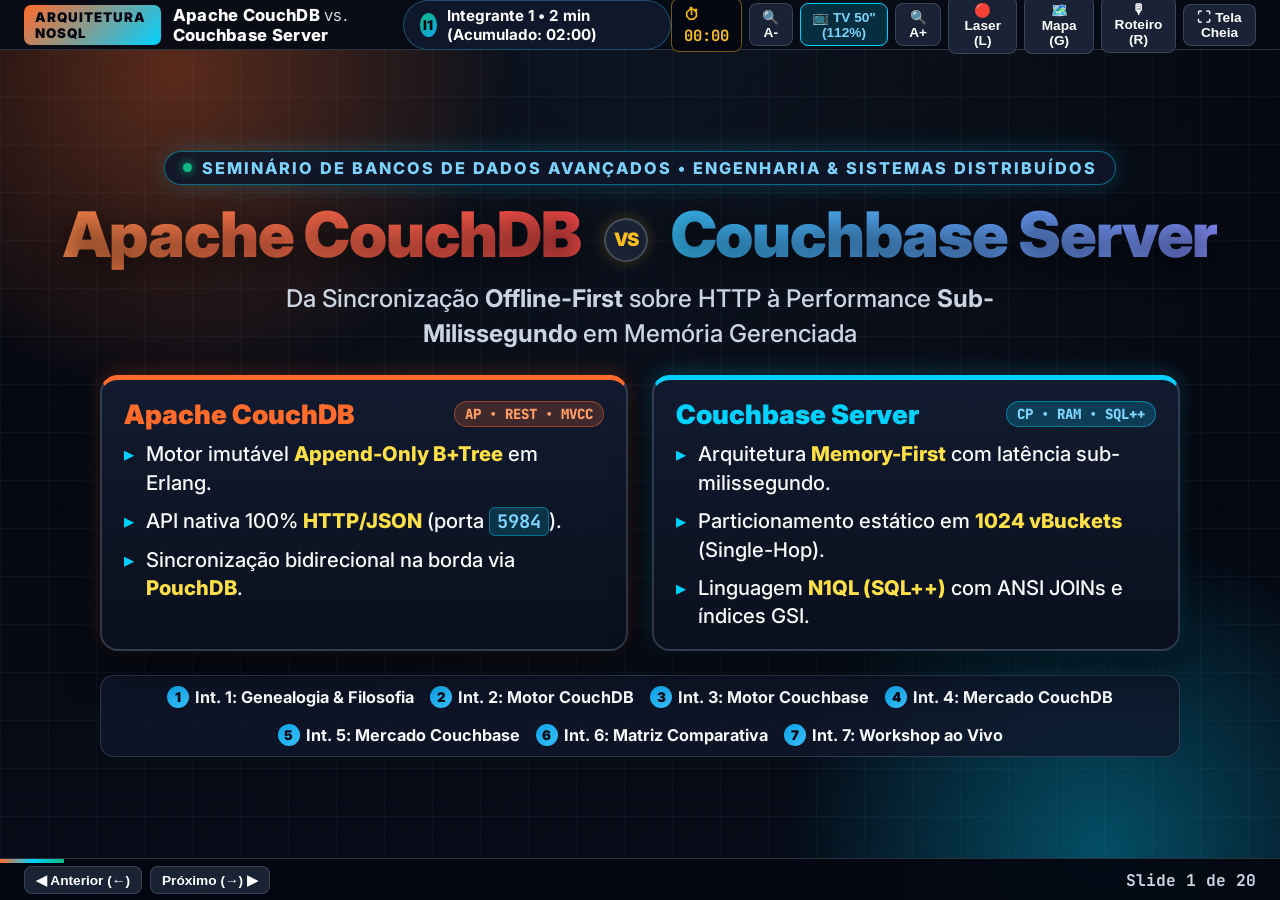
<file: index.html>
<!DOCTYPE html>
<html lang="pt-BR">
<head>
  <meta charset="UTF-8" />
  <meta name="viewport" content="width=device-width, initial-scale=1.0" />
  <title>Seminário NoSQL: Apache CouchDB vs. Couchbase Server</title>
  <link rel="preconnect" href="https://fonts.googleapis.com">
  <link rel="preconnect" href="https://fonts.gstatic.com" crossorigin>
  <link href="https://fonts.googleapis.com/css2?family=Inter:wght@400;500;600;700;800;900&family=JetBrains+Mono:wght@500;600;700&display=swap" rel="stylesheet">
  <!-- FOLHAS DE ESTILO SETORIZADAS E OTIMIZADAS PARA GPU / TV 50" -->
  <link rel="stylesheet" href="./assets/css/variables.css" />
  <link rel="stylesheet" href="./assets/css/layout.css" />
  <link rel="stylesheet" href="./assets/css/components.css" />
</head>
<body>

  <!-- DYNAMIC AMBIENT BACKGROUND -->
  <div class="ambient-canvas">
    <div class="cyber-grid"></div>
    <div class="aurora-orb orb-1" id="orb1"></div>
    <div class="aurora-orb orb-2" id="orb2"></div>
  </div>

  <!-- LASER POINTER DOT -->
  <div class="laser-dot" id="laserDot"></div>

  <!-- SLIDE OVERVIEW MODAL (TECLA G) -->
  <div class="overview-modal" id="overviewModal">
    <div style="display:flex; justify-content:space-between; align-items:center;">
      <h2 style="font-size:1.6rem; font-weight:900;">🗺️ Mapa Rápido de Slides e Integrantes (Tecla G)</h2>
      <button class="btn-ui" onclick="toggleOverview()">✕ Fechar (Esc)</button>
    </div>
    <div class="overview-grid" id="overviewGrid"></div>
  </div>

  <!-- TOP NAVIGATION BAR -->
  <header class="topbar">
    <div class="brand">
      <span class="brand-badge">Arquitetura NoSQL</span>
      <span>Apache CouchDB <span style="color:var(--text-muted); font-weight:400;">vs.</span> Couchbase Server</span>
    </div>

    <div class="speaker-pill">
      <div class="speaker-avatar" id="speakerAvatar">I1</div>
      <span id="currentSpeakerLabel">Integrante 1 • Tempo estimado: 2 min</span>
    </div>

    <div class="controls-top">
      <div class="timer-box" id="timerDisplay" title="Clique para Iniciar/Pausar o cronômetro">⏱ 00:00</div>
      <button class="btn-ui" onclick="adjustZoom(-0.08)" title="Diminuir Fonte (Tecla -)">🔍 A-</button>
      <button class="btn-ui active" id="zoomBadge" onclick="resetZoom()" title="Escala Calibrada para TV 50&quot; (Tecla 0)">📺 TV 50" (112%)</button>
      <button class="btn-ui" onclick="adjustZoom(0.08)" title="Aumentar Fonte (Tecla +)">🔍 A+</button>
      <button class="btn-ui" id="btnLaser" onclick="toggleLaser()" title="Apontador Laser Virtual na TV (Tecla L)">🔴 Laser (L)</button>
      <button class="btn-ui" onclick="toggleOverview()" title="Mapa de Todos os Slides (Tecla G)">🗺️ Mapa (G)</button>
      <button class="btn-ui" id="btnToggleNotes" onclick="toggleNotes()" title="Abrir/Fechar Teleprompter (Tecla R)">🎙 Roteiro (R)</button>
      <button class="btn-ui" onclick="toggleFullScreen()" title="Tela Cheia (Tecla F)">⛶ Tela Cheia</button>
    </div>
  </header>

  <!-- MAIN PRESENTATION STAGE -->
  <div class="main-stage">
    <main class="slide-viewport" id="slideViewport">

      <!-- =========================================================
           SLIDE 1: CAPA OFICIAL (DESIGN HERO MODERNO)
           ========================================================= -->
      <section class="slide active"
        data-theme="mixed"
        data-speaker="Integrante 1"
        data-time="2 min (Acumulado: 02:00)"
        data-script="Bom dia/Boa tarde a todos. Hoje nossa equipe vai apresentar uma análise arquitetural profunda sobre dois bancos de dados NoSQL orientados a documentos que frequentemente causam confusão pelo nome, mas que resolveram problemas completamente distintos na engenharia de software: o Apache CouchDB e o Couchbase.<br><br>Quando olhamos para as limitações dos bancos relacionais tradicionais em sistemas distribuídos de larga escala, esbarramos em dois gargalos clássicos: a impedância objeto-relacional e o custo de manter transações distribuídas com bloqueio pessimista. Tanto o CouchDB quanto o Couchbase adotam o JSON como unidade básica de armazenamento, mas como veremos nos próximos 40 minutos, enquanto um nasceu para dominar a web descentralizada e redes instáveis, o outro foi projetado para entregar latência sub-milissegundo em clusters massivos orientados a memória.">
        
        <div class="cover-hero-container">
          <div class="cover-badge-pill">
            <span class="cover-badge-dot"></span>
            Seminário de Bancos de Dados Avançados • Engenharia & Sistemas Distribuídos
          </div>

          <h1 class="cover-title-main">
            <span class="gradient-text-orange">Apache CouchDB</span>
            <span class="cover-vs-circle">VS</span>
            <span class="gradient-text-blue">Couchbase Server</span>
          </h1>

          <p class="cover-tagline">
            Da Sincronização <strong>Offline-First</strong> sobre HTTP à Performance <strong>Sub-Milissegundo</strong> em Memória Gerenciada
          </p>

          <div class="cover-duel-grid">
            <div class="cover-duel-card couchdb-card">
              <div class="cover-duel-header">
                <span class="cover-duel-title" style="color:var(--couchdb-orange);">Apache CouchDB</span>
                <span class="cover-duel-pill orange">AP • REST • MVCC</span>
              </div>
              <ul class="tech-list">
                <li>Motor imutável <strong>Append-Only B+Tree</strong> em Erlang.</li>
                <li>API nativa 100% <strong>HTTP/JSON</strong> (porta <code class="inline">5984</code>).</li>
                <li>Sincronização bidirecional na borda via <strong>PouchDB</strong>.</li>
              </ul>
            </div>

            <div class="cover-duel-card couchbase-card">
              <div class="cover-duel-header">
                <span class="cover-duel-title" style="color:var(--couchbase-blue);">Couchbase Server</span>
                <span class="cover-duel-pill blue">CP • RAM • SQL++</span>
              </div>
              <ul class="tech-list">
                <li>Arquitetura <strong>Memory-First</strong> com latência sub-milissegundo.</li>
                <li>Particionamento estático em <strong>1024 vBuckets</strong> (Single-Hop).</li>
                <li>Linguagem <strong>N1QL (SQL++)</strong> com ANSI JOINs e índices GSI.</li>
              </ul>
            </div>
          </div>

          <div class="cover-team-strip">
            <div class="cover-team-badge"><span class="cover-team-num">1</span> Int. 1: Genealogia & Filosofia</div>
            <div class="cover-team-badge"><span class="cover-team-num">2</span> Int. 2: Motor CouchDB</div>
            <div class="cover-team-badge"><span class="cover-team-num">3</span> Int. 3: Motor Couchbase</div>
            <div class="cover-team-badge"><span class="cover-team-num">4</span> Int. 4: Mercado CouchDB</div>
            <div class="cover-team-badge"><span class="cover-team-num">5</span> Int. 5: Mercado Couchbase</div>
            <div class="cover-team-badge"><span class="cover-team-num">6</span> Int. 6: Matriz Comparativa</div>
            <div class="cover-team-badge"><span class="cover-team-num">7</span> Int. 7: Workshop ao Vivo</div>
          </div>
        </div>

      </section>

      <!-- =========================================================
           SLIDE 2: A GENEALOGIA HISTÓRICA E A FUSÃO DE 2011 (INTEGRANTE 1)
           ========================================================= -->
      <section class="slide"
        data-theme="mixed"
        data-speaker="Integrante 1"
        data-time="2 min (Acumulado: 04:00)"
        data-script="Para entender por que esses dois bancos têm 'Couch' no nome, precisamos voltar a 2005. Damien Katz, que trabalhou no IBM Lotus Notes, criou o CouchDB inspirado em bancos de documentos replicados. O próprio nome COUCH é um acrônimo para Cluster Of Unreliable Commodity Hardware — ou seja, hardware comum e não confiável.<br><br>Em paralelo, a equipe por trás do famoso sistema de cache distribuído Memcached criou o Membase, que adicionava persistência em disco e replicação ao Memcached. Em 2011, a empresa comercial por trás do CouchDB, chamada CouchOne, fundiu-se com a Membase, formando a Couchbase Inc.<br><br>O ponto crucial para qualquer arquiteto de dados é entender o que aconteceu depois: o produto Couchbase Server não é um CouchDB com outro nome. A engenharia do Couchbase fundiu o motor de chave-valor em memória de altíssima velocidade do Membase com a capacidade de indexar JSON. Enquanto isso, a comunidade aberta manteve o Apache CouchDB evoluindo de forma independente sob a Apache Foundation.">
        <div class="slide-meta">Slide 2 • Genealogia Histórica</div>
        <h2 class="slide-title">Origem Histórica: A Fusão de 2011 e a Grande Divergência</h2>
        <p class="slide-subtitle">Por que dois bancos com nomes semelhantes possuem motores internos 100% diferentes?</p>

        <div class="diagram-box">
          <div class="sim-header">
            <span class="sim-title">⚡ Linha do Tempo Arquitetural (2003 — Presente)</span>
            <span class="stream-pipe">Bifurcação de Motores Internos</span>
          </div>
          <div class="flow-row">
            <div class="flow-node highlight-orange">
              <strong>2005: Apache CouchDB</strong><br/>
              Damien Katz (ex-IBM Lotus Notes)<br/>
              <em>"Cluster Of Unreliable Commodity Hardware"</em>
            </div>
            <span class="flow-arrow">➔</span>
            <div class="flow-node highlight-orange">
              <strong>2009: CouchOne Inc.</strong><br/>
              Suporte Comercial ao CouchDB
            </div>
            <span class="flow-arrow">↘</span>
            <div class="flow-node highlight-green pulse-active" style="padding: 14px 22px;">
              <strong>Fev 2011: FUSÃO</strong><br/>
              CouchOne + Membase = <strong>Couchbase Inc.</strong>
            </div>
          </div>
          <div class="flow-row">
            <div class="flow-node highlight-blue">
              <strong>2003: Memcached</strong><br/>
              Cache Distribuído em RAM
            </div>
            <span class="flow-arrow">➔</span>
            <div class="flow-node highlight-blue">
              <strong>2010: Membase (NorthScale)</strong><br/>
              Memcached + Persistência + vBuckets
            </div>
            <span class="flow-arrow">↗</span>
          </div>
        </div>

        <div class="grid-2" style="margin-top: 14px;">
          <div class="card couchdb-border">
            <h3>🪶 O Caminho do Apache CouchDB (ASF)</h3>
            <ul class="tech-list">
              <li>Projeto Top-Level da <strong>Apache Software Foundation</strong> desde 2008.</li>
              <li>Manteve seu núcleo em <strong>Erlang/OTP</strong> focado em protocolo HTTP nativo e replicação Master-Master.</li>
              <li>Incorporou o cluster <em>BigCouch</em> e <em>Mango Queries</em> doados pelo <strong>IBM Cloudant</strong> (CouchDB 2.0/3.0).</li>
            </ul>
          </div>
          <div class="card couchbase-border">
            <h3>⚡ O Caminho do Couchbase Server</h3>
            <ul class="tech-list">
              <li>Manteve o <strong>motor KV em memória do Membase</strong> (C/C++) e adicionou motor documental JSON.</li>
              <li>Criou arquitetura <strong>Multi-Service (MDS)</strong>, protocolo binário DCP e linguagem <strong>N1QL (SQL++)</strong>.</li>
            </ul>
          </div>
        </div>
      </section>

      <!-- =========================================================
           SLIDE 3: BIFURCAÇÃO FILOSÓFICA FUNDAMENTAL (INTEGRANTE 1)
           ========================================================= -->
      <section class="slide"
        data-theme="mixed"
        data-speaker="Integrante 1"
        data-time="2 min (Acumulado: 06:00)"
        data-script="Essa separação gerou duas filosofias de engenharia opostas.<br><br>De um lado, o Apache CouchDB fala HTTP de forma nativa. Você conversa com o banco diretamente usando cURL ou o navegador. Ele não usa bloqueios (locks); em vez disso, obriga a aplicação a lidar com revisões explícitas através de Multi-Version Concurrency Control (MVCC), porque seu objetivo maior é permitir que dois nós desconectados aceitem escritas e sincronizem depois sem corromper dados.<br><br>Do outro lado, o Couchbase opera sobre um protocolo binário enxuto via TCP. Ele coloca uma camada de memória RAM gerenciada na frente do disco. Toda escrita vai para a RAM e retorna sucesso em microssegundos, sendo persistida de forma assíncrona em background. Agora passo a palavra para o Integrante 2, que vai dissecar o motor interno do Apache CouchDB.">
        <div class="slide-meta">Slide 3 • Filosofia de Engenharia</div>
        <h2 class="slide-title">Bifurcação Filosófica: Web Nativa vs. Performance Memory-First</h2>
        <p class="slide-subtitle">Decisões opostas em protocolo de rede, controle de concorrência e hierarquia de memória</p>

        <div class="grid-2">
          <div class="card couchdb-border">
            <h3>🟧 Apache CouchDB: "Sync & Web-First"</h3>
            <ul class="tech-list">
              <li><strong>Protocolo Primário:</strong> HTTP/REST nativo (porta <code class="inline">5984</code>). Qualquer browser ou <code class="inline">cURL</code> conversa direto com o banco.</li>
              <li><strong>Caminho de I/O:</strong> <em>Disk-First (Append-Only)</em>. Toda escrita vai direto para estruturas imutáveis em disco.</li>
              <li><strong>Concorrência Otimista Explícita:</strong> Árvore MVCC no documento via <code class="inline">_rev</code>. Desenhado para desconexões.</li>
              <li><strong>Foco Principal:</strong> Resiliência em redes instáveis, sincronização <em>Offline-First</em> e topologia AP.</li>
            </ul>
          </div>

          <div class="card couchbase-border">
            <h3>🟦 Couchbase: "Memory-First & Scale"</h3>
            <ul class="tech-list">
              <li><strong>Protocolo Primário:</strong> Binário proprietário sobre TCP (porta <code class="inline">11210</code>) com SDKs inteligentes cientes da topologia.</li>
              <li><strong>Caminho de I/O:</strong> <em>Memory-First</em>. Mutações gravadas imediatamente no cache gerenciado em RAM (sub-ms).</li>
              <li><strong>Consistência Forte por Padrão:</strong> Único vBucket ativo por chave (CP) + CAS otimista e transações ACID.</li>
              <li><strong>Foco Principal:</strong> Vazão extrema (milhões ops/s), latência em microssegundos e consultas <strong>SQL++ (N1QL)</strong>.</li>
            </ul>
          </div>
        </div>
      </section>

      <!-- =========================================================
           SLIDE 4: ARQUITETURA COUCHDB — APPEND-ONLY & B+TREE (INTEGRANTE 2)
           ========================================================= -->
      <section class="slide"
        data-theme="couchdb"
        data-speaker="Integrante 2"
        data-time="2 min (Acumulado: 08:00)"
        data-script="Obrigado. Vamos mergulhar na engenharia interna do Apache CouchDB. Primeiro, ele é escrito em Erlang, a linguagem criada pela Ericsson para comutadores telefônicos, famosa por concorrência massiva e isolamento de falhas.<br><br>O coração do armazenamento do CouchDB é sua estrutura Append-Only B+Tree. Diferente de bancos que sobrescrevem blocos de disco no lugar, o CouchDB jamais altera um byte já gravado. Quando você atualiza um documento ou atualiza os nós da árvore B+ de índices, ele grava os novos blocos de dados e o novo cabeçalho do banco sempre no final do arquivo.<br><br>Qual é a vantagem arquitetural disso? Primeiro, leituras nunca bloqueiam escritas e escritas nunca bloqueiam leituras. Segundo, o banco é virtualmente imune à corrupção por queda brusca de energia: quando o processo sobe novamente, ele apenas varre o final do arquivo até achar o último Tail Header íntegro. O trade-off é o consumo de espaço em disco, que exige um processo de Compactação (Compaction) para reescrever o arquivo mantendo apenas a revisão mais recente.">
        <div class="slide-meta">Slide 4 • Arquitetura Interna Apache CouchDB</div>
        <h2 class="slide-title">CouchDB: Motor Append-Only e Indexação B+Tree</h2>
        <p class="slide-subtitle">Imutabilidade em disco, concorrência lock-free em Erlang e imunidade a corrupção</p>

        <div class="grid-2">
          <div class="card couchdb-border">
            <h3>⚙️ Núcleo Erlang/OTP & Tail-Append</h3>
            <ul class="tech-list">
              <li>Construído em <strong>Erlang/OTP</strong>: processos leves (Actor Model) e tolerância a falhas (<em>Let it crash</em>).</li>
              <li><strong>Zero In-Place Updates:</strong> Blocos de disco jamais são sobrescritos. Novas revisões vão sempre para o fim do arquivo (<code class="inline">.couch</code>).</li>
              <li><strong>Tail Header:</strong> O cabeçalho com ponteiro para a raiz da B+Tree é gravado no <strong>final</strong> do arquivo após cada commit.</li>
            </ul>
          </div>

          <div class="card emerald-border">
            <h3>🛡️ Garantias e o Papel do Compaction</h3>
            <ul class="tech-list">
              <li><strong>Leituras Lock-Free:</strong> Leitores percorrem snapshots imutáveis da B+Tree sem bloquear escritas.</li>
              <li><strong>Crash-Only Design:</strong> Em queda de energia, basta ler o arquivo de trás para frente até o último <em>Tail Header</em> válido.</li>
              <li><strong>Compaction:</strong> Reescreve o arquivo em background removendo blocos órfãos de revisões antigas.</li>
            </ul>
          </div>
        </div>

        <!-- SIMULADOR INTERATIVO APPEND-ONLY + COMPACTION -->
        <div class="diagram-box">
          <div class="sim-header">
            <span class="sim-title">🧪 Simulador Interativo: Arquivo <code class="inline">universidade_db.couch</code> em Disco</span>
            <div style="display:flex; gap:10px;">
              <button class="sim-btn orange" onclick="simAppendCouchDB()">➕ Gravar Atualização (Append)</button>
              <button class="sim-btn emerald" onclick="simCompactCouchDB()">🧹 Executar Compaction</button>
            </div>
          </div>
          <div class="flow-row" id="couchdbDiskStrip">
            <div class="flow-node stale-block">[Doc A: rev 1-a8f]</div>
            <span class="flow-arrow">➔</span>
            <div class="flow-node stale-block">[Header v1 (Órfão)]</div>
            <span class="flow-arrow">➔</span>
            <div class="flow-node highlight-orange">[Doc A: rev 2-c41]</div>
            <span class="flow-arrow">➔</span>
            <div class="flow-node highlight-orange">[Nós B+Tree v2]</div>
            <span class="flow-arrow">➔</span>
            <div class="flow-node highlight-green pulse-active"><strong>[Tail Header v2 (EOF)]</strong></div>
          </div>
        </div>
      </section>

      <!-- =========================================================
           SLIDE 5: COUCHDB — MVCC, ÁRVORE DE REVISÕES (_REV) E CONFLITOS (INTEGRANTE 2)
           ========================================================= -->
      <section class="slide"
        data-theme="couchdb"
        data-speaker="Integrante 2"
        data-time="2 min (Acumulado: 10:00)"
        data-script="Como o CouchDB garante consistência ACID no nível do documento sem usar locks pessimistas? Através de MVCC (Multi-Version Concurrency Control) exposto diretamente na API HTTP via o campo _rev.<br><br>Cada documento no CouchDB não é apenas um registro, mas sim uma árvore de revisões parecida com um repositório Git. Sempre que você cria um documento, o CouchDB gera um _rev começando com 1- seguido de um hash determinístico do conteúdo. Para atualizar esse documento via PUT, você é obrigado a informar esse _rev. Se outro cliente atualizou o documento um milissegundo antes de você, o CouchDB rejeita sua escrita imediatamente com um erro HTTP 409 Conflict.<br><br>Já em cenários de replicação entre dois servidores desconectados, ambos podem aceitar atualizações para o mesmo documento. Quando a rede volta e eles sincronizam, o CouchDB guarda ambas as ramificações na árvore do documento e aplica um algoritmo determinístico baseado no hash das revisões para eleger exatamente o mesmo vencedor em todos os nós do cluster, sinalizando o conflito para que a aplicação faça o merge de negócio.">
        <div class="slide-meta">Slide 5 • Controle de Concorrência no CouchDB</div>
        <h2 class="slide-title">CouchDB: MVCC Explícito (<code class="inline">_rev</code>) e Árvore de Revisões</h2>
        <p class="slide-subtitle">Como cada documento funciona como um mini-repositório Git para suportar conflitos distribuídos</p>

        <div class="grid-2">
          <div class="card couchdb-border">
            <h3>🔐 Ciclo Optimistic Locking (<code class="inline">_id</code> + <code class="inline">_rev</code>)</h3>
            <ul class="tech-list">
              <li>Formato do <code class="inline">_rev</code>: <code class="inline">&lt;geração&gt;-&lt;hash_md5_determinístico&gt;</code>.</li>
              <li><strong>Regra de Escrita:</strong> O cliente deve enviar o <code class="inline">_rev</code> atual no <code class="inline">PUT</code> ou <code class="inline">DELETE</code>.</li>
              <li>Se o <code class="inline">_rev</code> divergir da ponta da árvore no servidor: rejeição imediata com <strong><code class="inline">HTTP 409 Conflict</code></strong>.</li>
              <li>Deleções geram uma revisão <strong>Tombstone</strong> (<code class="inline">"_deleted": true</code>) para propagar a exclusão na replicação.</li>
            </ul>
          </div>

          <div class="card purple-border">
            <h3>🌿 Conflitos em Replicação Master-Master</h3>
            <ul class="tech-list">
              <li>Quando Nó A e Nó B editam o mesmo documento offline, a árvore bifurca (<code class="inline">2-a...</code> e <code class="inline">2-b...</code>).</li>
              <li><strong>Eleição Determinística:</strong> Todos os nós escolhem a mesma revisão vencedora comparando geração e ordem ASCII do hash (sem depender de relógio NTP!).</li>
              <li>A revisão perdedora fica preservada em <code class="inline">_conflicts</code> até a aplicação resolver e podar o ramo.</li>
            </ul>
          </div>
        </div>

        <div class="diagram-box">
          <div class="sim-header">
            <span class="sim-title">🌳 Árvore de Revisões do Documento em Conflito de Replicação</span>
            <span class="stream-pipe">Algoritmo Determinístico sem Relógio Físico</span>
          </div>
          <div class="flow-row">
            <div class="flow-node"><strong>Raiz Comum:</strong> <code class="inline">1-967a00d...</code></div>
            <span class="flow-arrow">➔ Bifurcação Offline ➔</span>
            <div class="flow-node highlight-green pulse-active"><strong>Ramo Nó A (Vencedor Global):</strong> <code class="inline">2-f89c...</code></div>
            <span class="flow-arrow">+</span>
            <div class="flow-node highlight-orange"><strong>Ramo Nó B (Salvo em <code class="inline">_conflicts</code>):</strong> <code class="inline">2-31a0...</code></div>
          </div>
        </div>
      </section>

      <!-- =========================================================
           SLIDE 6: COUCHDB — MAPREDUCE, MANGO E _CHANGES FEED (INTEGRANTE 2)
           ========================================================= -->
      <section class="slide"
        data-theme="couchdb"
        data-speaker="Integrante 2"
        data-time="2 min (Acumulado: 12:00)"
        data-script="Para consultar dados além da chave primária _id, o CouchDB historicamente utiliza Design Documents contendo funções MapReduce escritas em JavaScript. A função map inspeciona cada documento e emite chaves e valores que são gravados em uma B-tree separada. O detalhe técnico brilhante aqui é que as funções de reduce são armazenadas diretamente nos nós intermediários da B-tree, permitindo calcular somas ou contagens em tempo logarítmico. A partir da versão 2.0, o CouchDB também ganhou o Mango Query (_find), permitindo buscas declarativas em JSON muito mais simples.<br><br>Por fim, temos a joia da coroa do CouchDB: o endpoint _changes. Como o armazenamento é append-only, o banco mantém um número de sequência incremental para cada alteração. O endpoint _changes expõe esse fluxo em tempo real. É exatamente sobre o _changes que funciona o Protocolo de Replicação do CouchDB: um replicador lê o feed de mudanças da origem, pergunta ao destino quais revisões ele ainda não tem via _revs_diff, e envia apenas os documentos necessários. Agora passo a palavra ao Integrante 3 para contrastar tudo isso com a arquitetura do Couchbase.">
        <div class="slide-meta">Slide 6 • Consultas e Replicação no CouchDB</div>
        <h2 class="slide-title">CouchDB: Views MapReduce, Mango (<code class="inline">_find</code>) e <code class="inline">_changes</code></h2>
        <p class="slide-subtitle">Indexação incremental em B-Tree e o protocolo de replicação baseado em log de eventos</p>

        <div class="grid-3">
          <div class="card couchdb-border">
            <h3>🗺️ Views MapReduce (<code class="inline">_design/</code>)</h3>
            <ul class="tech-list">
              <li>Funções JavaScript/Erlang salvas em <strong>Design Documents</strong>.</li>
              <li><code class="inline">emit(key, value)</code> alimenta uma B+Tree secundária incrementalmente.</li>
              <li>Reduções (<code class="inline">_count</code>, <code class="inline">_sum</code>, <code class="inline">_stats</code>) ficam pré-computadas nos nós internos da B+Tree.</li>
            </ul>
          </div>

          <div class="card couchbase-border">
            <h3>🥭 Mango Queries (<code class="inline">POST /_find</code>)</h3>
            <ul class="tech-list">
              <li>Introduzido no CouchDB 2.0+ (doado pelo IBM Cloudant).</li>
              <li>Sintaxe declarativa em JSON (<code class="inline">$eq</code>, <code class="inline">$gt</code>, <code class="inline">$in</code>, <code class="inline">$regex</code>) sem escrever JS manual.</li>
              <li>Consome índices B-Tree criados via <code class="inline">POST /db/_index</code>.</li>
            </ul>
          </div>

          <div class="card emerald-border">
            <h3>📡 O Endpoint <code class="inline">/_changes</code></h3>
            <ul class="tech-list">
              <li>Exposição direta do log sequencial (<code class="inline">update_seq</code>) via HTTP (Polling, Long-Polling ou Continuous Stream).</li>
              <li><strong>Couch Replication Protocol:</strong> Lê <code class="inline">_changes</code> ➔ Calcula delta via <code class="inline">_revs_diff</code> ➔ Envia lote via <code class="inline">_bulk_docs</code>.</li>
            </ul>
          </div>
        </div>

        <div class="terminal-window" style="margin-top: 14px;">
          <div class="terminal-header">
            <div class="terminal-dots"><span class="t-dot red"></span><span class="t-dot yellow"></span><span class="t-dot green"></span></div>
            <span class="terminal-title">Comparativo: MapReduce View (JS) vs. Mango Query (_find)</span>
            <span></span>
          </div>
          <pre class="code-block">// 1. Map Function (Design Doc):  function(doc) { if (doc.curso) emit(doc.curso, doc.cra); }
// 2. Mango Query (POST /_find):  { "selector": { "curso": "Ciencia da Computacao", "cra": { "$gt": 8.5 } } }</pre>
        </div>
      </section>

      <!-- =========================================================
           SLIDE 7: ARQUITETURA COUCHBASE — MEMORY-FIRST E VBUCKETS (INTEGRANTE 3)
           ========================================================= -->
      <section class="slide"
        data-theme="couchbase"
        data-speaker="Integrante 3"
        data-time="2 min (Acumulado: 14:00)"
        data-script="Obrigado. Entrando agora na engenharia do Couchbase, mudamos completamente de paradigma. Enquanto o CouchDB vai ao disco a cada operação, o Couchbase adota uma arquitetura Memory-First.<br><br>Quando a sua aplicação faz um GET ou UPSERT no Couchbase, a operação acontece diretamente na memória RAM gerenciada pelo Data Service. Assim que o dado é gravado na RAM, o servidor já pode confirmar a escrita em frações de milissegundo, enquanto o protocolo interno DCP (Database Change Protocol) coloca essa mutação em duas filas assíncronas: uma para replicar na RAM de outros nós do cluster e outra para persistir em disco.<br><br>Como o Couchbase distribui dados sem usar nós roteadores ou proxies que adicionam latência? Através dos vBuckets. Todo bucket do Couchbase é dividido de forma fixa em 1024 partições lógicas chamadas vBuckets. O SDK do Couchbase na aplicação aplica um hash CRC32 na chave do documento, faz módulo 1024, descobre exatamente o número do vBucket e consulta um mapa em memória chamado Cluster Map. Com isso, a aplicação abre conexão TCP direto com o servidor exato onde aquele vBucket está ativo, garantindo roteamento em um único salto (single-hop).">
        <div class="slide-meta">Slide 7 • Arquitetura Interna Couchbase Server</div>
        <h2 class="slide-title">Couchbase: Arquitetura Memory-First e Particionamento por vBuckets</h2>
        <p class="slide-subtitle">Cache gerenciado integrado, protocolo DCP e roteamento direto Single-Hop sem proxies</p>

        <div class="grid-2">
          <div class="card couchbase-border">
            <h3>🚀 Caminho de Dados Memory-First (KV Engine)</h3>
            <ul class="tech-list">
              <li>Leituras e escritas ocorrem diretamente no <strong>Managed Cache em RAM</strong> (resposta em <strong>microssegundos</strong>).</li>
              <li><strong>DCP (Database Change Protocol):</strong> Fluxo binário em memória que propaga mutações assincronamente para:
                <br/>1. <em>Replication Queue</em> (RAM dos nós réplica).
                <br/>2. <em>Persistence Queue</em> (Motores <strong>Couchstore</strong> / <strong>Magma</strong>).</li>
            </ul>
          </div>

          <div class="card emerald-border">
            <h3>🧩 Particionamento Estático: 1024 vBuckets</h3>
            <ul class="tech-list">
              <li>Cada Bucket é dividido fixamente em <strong>1024 vBuckets</strong>.</li>
              <li>Fórmula determinística: <code class="inline">vBucket = CRC32(Key) % 1024</code>.</li>
              <li>O SDK consulta o <strong>Cluster Map</strong> local: zero proxies intermediários (<em>Single-Hop Routing</em> direto ao nó dono do vBucket ativo).</li>
            </ul>
          </div>
        </div>

        <!-- SIMULADOR INTERATIVO CRC32 -> VBUCKET -> SINGLE-HOP -->
        <div class="diagram-box">
          <div class="sim-header">
            <span class="sim-title">🧮 Simulador Interativo de Roteamento CRC32 ➔ vBucket (Clique em uma Chave)</span>
            <div style="display:flex; gap:8px;">
              <button class="sim-btn" onclick="simVbucket('mat_2026_001', 712, 'Nó 2 (10.0.0.12)', 'Nó 3')">🔑 Key: "mat_2026_001"</button>
              <button class="sim-btn" onclick="simVbucket('carrinho_998', 184, 'Nó 1 (10.0.0.11)', 'Nó 2')">🔑 Key: "carrinho_998"</button>
              <button class="sim-btn" onclick="simVbucket('sessao_vip_42', 941, 'Nó 4 (10.0.0.14)', 'Nó 1')">🔑 Key: "sessao_vip_42"</button>
            </div>
          </div>
          <div class="flow-row">
            <div class="flow-node" id="vbKeyNode">SDK: <code class="inline">CRC32("mat_2026_001") % 1024 = vB #712</code></div>
            <span class="flow-arrow">➔ TCP Direto ➔</span>
            <div class="flow-node highlight-blue pulse-active" id="vbActiveNode"><strong>RAM Nó 2 (vB #712 Ativo)</strong><br/>Ack: <strong>0.32 ms</strong></div>
            <span class="stream-pipe">DCP Stream</span>
            <div class="flow-node highlight-green" id="vbReplicaNode">RAM Nó 3 (vB #712 Réplica) + NVMe</div>
          </div>
        </div>
      </section>

      <!-- =========================================================
           SLIDE 8: COUCHBASE — MULTI-DIMENSIONAL SCALING (MDS) (INTEGRANTE 3)
           ========================================================= -->
      <section class="slide"
        data-theme="couchbase"
        data-speaker="Integrante 3"
        data-time="2 min (Acumulado: 16:00)"
        data-script="Outro diferencial arquitetural gigantesco do Couchbase é o Multi-Dimensional Scaling (MDS), sustentado pela arquitetura Multi-Service.<br><br>Na maioria dos bancos NoSQL distribuídos — incluindo o próprio CouchDB em modo cluster, Cassandra ou MongoDB tradicional — cada nó do cluster executa todas as tarefas: guarda dados, atualiza índices e processa consultas pesadas. Isso cria o efeito do 'vizinho barulhento': uma query analítica complexa consome toda a CPU e derruba a latência das leituras por chave primária.<br><br>O Couchbase separa o banco em seis serviços independentes: Data, Index, Query, Full-Text Search, Analytics e Eventing. Com o MDS, nós podemos colocar o Data Service em máquinas com muita memória RAM, o Query Service em máquinas com muitos núcleos de CPU e o Index Service em máquinas com NVMe ultrarrápidos. As mutações fluem do Data Service para o Index Service via memória através do protocolo DCP, sem jamais onerar a CPU que atende as operações de chave-valor.">
        <div class="slide-meta">Slide 8 • Escalabilidade Multi-Dimensional (MDS)</div>
        <h2 class="slide-title">Couchbase: Arquitetura Multi-Service e Isolamento de Workloads</h2>
        <p class="slide-subtitle">Eliminando o efeito "Noisy Neighbor" ao escalar RAM, CPU e I/O de forma independente</p>

        <div class="grid-3">
          <div class="card couchbase-border">
            <h3>1. Data Service (KV)</h3>
            <ul class="tech-list">
              <li>Operações por chave (<code class="inline">GET</code>, <code class="inline">UPSERT</code>, <code class="inline">SUBDOC</code>).</li>
              <li><strong>Hardware Alvo:</strong> Servidores com alta densidade de RAM.</li>
            </ul>
            <div class="meter-group">
              <div class="meter-label"><span>Uso de Memória RAM (Cache)</span><span style="color:#38bdf8;">94%</span></div>
              <div class="meter-track"><div class="meter-fill" style="width:94%; background:linear-gradient(90deg,#0284c7,#38bdf8);"></div></div>
            </div>
          </div>

          <div class="card emerald-border">
            <h3>2. Index Service (GSI)</h3>
            <ul class="tech-list">
              <li>Mantém Índices Secundários Globais (Standard ou <em>MOI in-memory</em>).</li>
              <li><strong>Hardware Alvo:</strong> Alta RAM + Discos NVMe ultrarrápidos.</li>
            </ul>
            <div class="meter-group">
              <div class="meter-label"><span>Throughput NVMe / RAM Scan</span><span style="color:#34d399;">89%</span></div>
              <div class="meter-track"><div class="meter-fill" style="width:89%; background:linear-gradient(90deg,#059669,#34d399);"></div></div>
            </div>
          </div>

          <div class="card purple-border">
            <h3>3. Query Service (N1QL)</h3>
            <ul class="tech-list">
              <li>Parser, otimizador de custo (CBO) e executor de queries SQL++.</li>
              <li><strong>Hardware Alvo:</strong> Múltiplos núcleos de CPU (Compute-heavy).</li>
            </ul>
            <div class="meter-group">
              <div class="meter-label"><span>Processamento Paralelo CPU</span><span style="color:#c084fc;">91%</span></div>
              <div class="meter-track"><div class="meter-fill" style="width:91%; background:linear-gradient(90deg,#7c3aed,#c084fc);"></div></div>
            </div>
          </div>

          <div class="card couchdb-border">
            <h3>4. Search Service (FTS)</h3>
            <ul class="tech-list">
              <li> Índices invertidos (Bleve) e <strong>Vector Search</strong> (IA/RAG) integrados sem precisar de Elasticsearch externo.</li>
            </ul>
          </div>

          <div class="card couchbase-border">
            <h3>5. Analytics Service</h3>
            <ul class="tech-list">
              <li>Motor MPP colunar para queries OLAP complexas com isolamento total (Zero impacto nos nós KV).</li>
            </ul>
          </div>

          <div class="card emerald-border">
            <h3>6. Eventing Service</h3>
            <ul class="tech-list">
              <li>Funções Serverless em JavaScript (V8) disparadas em tempo real por mutações via stream DCP.</li>
            </ul>
          </div>
        </div>
      </section>

      <!-- =========================================================
           SLIDE 9: COUCHBASE — SCOPES/COLLECTIONS, N1QL (SQL++) E GSI (INTEGRANTE 3)
           ========================================================= -->
      <section class="slide"
        data-theme="couchbase"
        data-speaker="Integrante 3"
        data-time="2 min (Acumulado: 18:00)"
        data-script="E como nós consultamos e organizamos dados no Couchbase? A partir da versão 7, o Couchbase introduziu uma hierarquia de três níveis: Bucket, Scope e Collection, permitindo multi-tenancy e mapeamento direto de bancos relacionais (Database, Schema e Tabela).<br><br>Mas a grande inovação para desenvolvedores é o N1QL (pronuncia-se Nickel), hoje padronizado como SQL++. É uma implementação completa de ANSI SQL adaptada para JSON. Você escreve SELECT, WHERE, GROUP BY e até INNER JOIN entre coleções diferentes, além de operadores específicos para JSON como UNNEST, que transforma elementos de um array interno em linhas relacionais em tempo de execução.<br><br>Para que o N1QL seja rápido e não faça scatter-gather batendo em todos os nós de dados, o Couchbase usa GSI (Global Secondary Indexes). Os índices vivem de forma independente no Index Service, garantindo que uma query SQL++ saiba exatamente em qual vBucket buscar o documento em milissegundos. Passo agora a palavra ao Integrante 4.">
        <div class="slide-meta">Slide 9 • Consultas Declarativas e Indexação Global</div>
        <h2 class="slide-title">Couchbase: Hierarquia Lógica, N1QL (SQL++) e Índices GSI</h2>
        <p class="slide-subtitle">O poder do ANSI SQL aplicado nativamente a documentos JSON aninhados</p>

        <div class="grid-2">
          <div class="card couchbase-border">
            <h3>🗂️ Mapeamento Relacional e Recursos SQL++</h3>
            <ul class="tech-list">
              <li><strong>Hierarquia 3 Níveis:</strong> <code class="inline">Bucket</code> (DB) ➔ <code class="inline">Scope</code> (Schema) ➔ <code class="inline">Collection</code> (Tabela).</li>
              <li><strong>ANSI JOINs Nativos:</strong> <code class="inline">INNER JOIN</code>, <code class="inline">LEFT JOIN</code> entre coleções JSON distintas.</li>
              <li><strong>Operadores para Arrays JSON:</strong> <code class="inline">UNNEST</code> (achata arrays internos em linhas), <code class="inline">NEST</code>, <code class="inline">ARRAY ... FOR ... END</code>.</li>
              <li><strong>GSI vs. Scatter-Gather:</strong> O Query Service consulta apenas o nó GSI relevante e busca documentos exatos (ou resolve 100% via <em>Covering Index</em>).</li>
            </ul>
          </div>

          <div style="display:flex; flex-direction:column; gap:12px;">
            <div class="terminal-window">
              <div class="terminal-header">
                <div class="terminal-dots"><span class="t-dot red"></span><span class="t-dot yellow"></span><span class="t-dot green"></span></div>
                <span class="terminal-title">Couchbase Query Workbench • SQL++ (N1QL)</span>
                <span></span>
              </div>
              <pre class="code-block">SELECT m.nome AS aluno,
       m.curso,
       d.nome AS disciplina,
       d.nota
FROM `academico`.`graduacao`.`matriculas` AS m
UNNEST m.disciplinas AS d
WHERE m.curso = "Ciencia da Computacao"
  AND d.codigo = "BD02" AND d.nota >= 8.5
ORDER BY d.nota DESC;</pre>
            </div>

            <div class="diagram-box" style="margin-top:0;">
              <div class="flow-row">
                <div class="flow-node">1. Query Service (SQL++)</div>
                <span class="flow-arrow">➔</span>
                <div class="flow-node highlight-green">2. Index Service (GSI Scan)</div>
                <span class="flow-arrow">➔</span>
                <div class="flow-node highlight-blue">3. Data Service (Fetch KV RAM)</div>
              </div>
            </div>
          </div>
        </div>
      </section>

      <!-- =========================================================
           SLIDE 10: ONDE O APACHE COUCHDB BRILHA (INTEGRANTE 4)
           ========================================================= -->
      <section class="slide"
        data-theme="couchdb"
        data-speaker="Integrante 4"
        data-time="2 min 45s (Acumulado: 20:45)"
        data-script="Obrigado. Agora que compreendemos as duas arquiteturas, surge a pergunta essencial de um arquiteto de soluções: quando escolher cada um? Vamos começar pelo Apache CouchDB.<br><br>O CouchDB é imbatível quando o requisito principal do sistema é Offline-First e Sincronização na Borda (Edge). Graças ao seu protocolo de replicação sobre HTTP e ao modelo de revisões _rev, surgiu o PouchDB: um banco em JavaScript que roda direto no navegador do usuário ou dentro de um app React Native/Electron.<br><br>Imagine um aplicativo usado por médicos em regiões remotas da Amazônia ou técnicos de manutenção dentro de minas subterrâneas. O aplicativo grava dados localmente no PouchDB com zero latência de rede. Quando o dispositivo encontra sinal 4G ou Wi-Fi por apenas 30 segundos, uma única linha de código aciona a replicação contínua com o Apache CouchDB central na nuvem. Além disso, o motor em Erlang do CouchDB é extremamente leve, podendo rodar em um Raspberry Pi na borda com pouquíssima memória RAM.">
        <div class="slide-meta">Slide 10 • Posicionamento Arquitetural: Apache CouchDB</div>
        <h2 class="slide-title">Onde o Apache CouchDB Brilha: O Rei do Offline-First e Edge</h2>
        <p class="slide-subtitle">A simbiose perfeita entre Apache CouchDB no servidor e PouchDB nos dispositivos</p>

        <div class="grid-2">
          <div class="card couchdb-border">
            <h3>📱 Arquitetura Offline-First (CouchDB + PouchDB)</h3>
            <ul class="tech-list">
              <li><strong>PouchDB:</strong> Implementação JavaScript do protocolo CouchDB que armazena dados localmente no navegador (IndexedDB) ou mobile (SQLite).</li>
              <li><strong>Zero Latência Percebida:</strong> A aplicação lê e escreve 100% no banco local, funcionando mesmo sem internet.</li>
              <li><strong>Sincronização Bidirecional em 1 Linha:</strong><br/>
                <code class="inline">localDB.sync(remoteCouchDB, { live: true, retry: true })</code></li>
            </ul>
          </div>

          <div class="card emerald-border">
            <h3>🛰️ Cenários Ideais de Engenharia</h3>
            <ul class="tech-list">
              <li><strong>Operações de Campo sem Rede:</strong> Logística em estradas, plataformas marítimas, aviação, minas subterrâneas e zonas rurais.</li>
              <li><strong>Edge Computing & IoT:</strong> Consumo mínimo de recursos (roda em Raspberry Pi / containers com ~64–128 MB de RAM).</li>
              <li><strong>Topologias Multi-Site Descentralizadas:</strong> Filiais ou navios que operam autonomamente e sincronizam via satélite.</li>
            </ul>
          </div>
        </div>

        <div class="diagram-box">
          <div class="flow-row">
            <div class="flow-node highlight-orange"><strong>App Mobile / Browser (PouchDB)</strong><br/>Leitura/Escrita Local Instantânea</div>
            <span class="stream-pipe">⇄ HTTP Sync (_changes + _revs_diff) ⇄</span>
            <div class="flow-node highlight-green pulse-active"><strong>Cluster Central Apache CouchDB</strong><br/>Consolidação e Backup na Nuvem</div>
          </div>
        </div>
      </section>

      <!-- =========================================================
           SLIDE 11: CASOS REAIS DE MERCADO E TRADE-OFFS DO COUCHDB (INTEGRANTE 4)
           ========================================================= -->
      <section class="slide"
        data-theme="couchdb"
        data-speaker="Integrante 4"
        data-time="2 min 45s (Acumulado: 23:30)"
        data-script="Olhando para casos reais no mercado, o exemplo mais clássico do CouchDB foi o registro oficial do npm, que durante anos usou o protocolo de replicação do CouchDB para distribuir metadados de milhões de pacotes Node.js para mirrors no mundo inteiro. Outro caso de altíssimo nível técnico é o Hyperledger Fabric, o principal framework de Blockchain corporativo da Linux Foundation, que adota o Apache CouchDB como banco de estado oficial (World State) para armazenar o estado atual dos ativos em JSON auditável. Na área humanitária, organizações na África usaram CouchDB + PouchDB durante surtos de Ebola para coletar dados de pacientes em tablets totalmente offline.<br><br>Porém, todo arquiteto precisa conhecer os trade-offs. Você não deve escolher o CouchDB para um sistema de telemetria de alta frequência que atualiza o mesmo documento mil vezes por segundo, pois cada atualização cria uma nova folha na árvore _rev e infla o arquivo append-only até a compactação rodar. Também não é indicado quando seu sistema exige JOINs ad-hoc complexos. Agora passo a palavra para o Integrante 5 abordar o Couchbase.">
        <div class="slide-meta">Slide 11 • Mercado e Limitações: Apache CouchDB</div>
        <h2 class="slide-title">Apache CouchDB no Mercado Real e Trade-offs Técnicos</h2>
        <p class="slide-subtitle">Quem utiliza em produção e quando NÃO escolher o CouchDB</p>

        <div class="grid-2">
          <div class="card emerald-border">
            <h3>🏆 Casos Reais no Mercado Global</h3>
            <ul class="tech-list">
              <li><strong>Hyperledger Fabric (Linux Foundation):</strong> Utiliza o CouchDB como <em>World State Database</em> oficial para Smart Contracts devido à determinicidade e queries JSON.</li>
              <li><strong>npm Registry:</strong> Base histórica de replicação global de metadados de pacotes JavaScript e <em>mirrors</em> offline corporativos.</li>
              <li><strong>eHealth Africa & Médicos Sem Fronteiras:</strong> Rastreamento epidemiológico em campo (combate ao Ebola) em áreas sem conectividade.</li>
              <li><strong>IBM Cloudant:</strong> Oferta DBaaS global na IBM Cloud construída sobre o Apache CouchDB.</li>
            </ul>
          </div>

          <div class="card couchdb-border">
            <h3>⚠️ Trade-offs (Quando Evitar o CouchDB)</h3>
            <ul class="tech-list">
              <li><strong>Mutações de Alta Frequência na Mesma Chave:</strong> Atualizar um contador 500x/seg gera explosão da árvore <code class="inline">_rev</code> e crescimento acelerado do disco antes do <em>Compaction</em>.</li>
              <li><strong>Ausência de JOINs e Transações Multi-Documento:</strong> Não suporta junções entre documentos distintos no servidor.</li>
              <li><strong>Custo de Serialização HTTP:</strong> Cada operação individual trafega cabeçalhos HTTP, tendo latência maior que protocolos binários em RAM.</li>
            </ul>
          </div>
        </div>
      </section>

      <!-- =========================================================
           SLIDE 12: ONDE O COUCHBASE BRILHA — ESCALA E XDCR (INTEGRANTE 5)
           ========================================================= -->
      <section class="slide"
        data-theme="couchbase"
        data-speaker="Integrante 5"
        data-time="2 min 45s (Acumulado: 26:15)"
        data-script="Obrigado. Quando olhamos para o Couchbase, entramos no território das aplicações mission-critical de altíssima vazão e latência sub-milissegundo.<br><br>Em muitas arquiteturas modernas, as equipes colocam um banco documental ou relacional no fundo e precisam adicionar um cluster de Redis ou Memcached na frente para aguentar o tráfego de leitura. Isso cria um problema clássico de engenharia: invalidação de cache e sincronização dupla. O Couchbase elimina essa complexidade porque ele já é o cache em memória e o banco de dados persistente com suporte a SQL++ na mesma plataforma.<br><br>Além disso, para escala global entre continentes, o Couchbase possui o XDCR (Cross Data Center Replication). Diferente da replicação via HTTP do CouchDB, o XDCR transmite mutações diretamente da memória RAM de um datacenter na Virgínia para a memória RAM de outro datacenter em São Paulo usando streams binários DCP, resolvendo conflitos em tempo real via Hybrid Logical Clocks.">
        <div class="slide-meta">Slide 12 • Posicionamento Arquitetural: Couchbase</div>
        <h2 class="slide-title">Onde o Couchbase Brilha: Latência Sub-ms e Escala Global (XDCR)</h2>
        <p class="slide-subtitle">Consolidando Cache Distribuído + Banco Documental SQL++ em uma única camada</p>

        <div class="grid-2">
          <div class="card couchbase-border">
            <h3>⚡ Fim da Arquitetura Dupla (DB + Cache Externo)</h3>
            <ul class="tech-list">
              <li>Substitui a complexa combinação <strong>RDBMS/MongoDB + Redis/Memcached</strong> por um único cluster unificado.</li>
              <li>Elimina bugs de <em>Cache Invalidation</em>, <em>Cache Stampede</em> e dessincronização entre camadas.</li>
              <li><strong>Cenários Ideais:</strong> Gestão de Sessão/Perfil de milhões de usuários, Catálogos de E-commerce, Antifraude em tempo real, Jogos Online e AdTech.</li>
            </ul>
          </div>

          <div class="card purple-border">
            <h3>🌍 XDCR (Cross Data Center Replication)</h3>
            <ul class="tech-list">
              <li>Replicação assíncrona <strong>Memória-a-Memória</strong> entre datacenters ou nuvens distintas (AWS ⇄ GCP ⇄ Azure).</li>
              <li>Suporta topologias Unidirecionais, Bidirecionais (<em>Active-Active</em>) e filtragem avançada por expressões SQL++.</li>
              <li><strong>Resolução Automática de Conflitos:</strong> Por contagem de revisões (<em>Sequence Number</em>) ou Timestamp com <strong>HLC (Hybrid Logical Clocks)</strong>.</li>
            </ul>
          </div>
        </div>

        <div class="diagram-box">
          <div class="flow-row">
            <div class="flow-node highlight-blue pulse-active"><strong>Cluster A (São Paulo)</strong><br/>RAM Data Service</div>
            <span class="stream-pipe">⇄ XDCR (Stream Binário DCP sobre WAN / TLS) ⇄</span>
            <div class="flow-node highlight-blue pulse-active"><strong>Cluster B (Virgínia - EUA)</strong><br/>RAM Data Service</div>
          </div>
        </div>
      </section>

      <!-- =========================================================
           SLIDE 13: CASOS REAIS DE MERCADO E TRADE-OFFS DO COUCHBASE (INTEGRANTE 5)
           ========================================================= -->
      <section class="slide"
        data-theme="couchbase"
        data-speaker="Integrante 5"
        data-time="2 min 45s (Acumulado: 29:00)"
        data-script="No mercado corporativo, os números do Couchbase impressionam. O LinkedIn utiliza o Couchbase como camada crítica de dados atendendo mais de 10 milhões de operações por segundo com latência inferior a 2 milissegundos. Na indústria de aviação, gigantes como Amadeus, Sabre e United Airlines processam disponibilidade de voos e check-ins de milhões de passageiros no Couchbase. No setor financeiro e de pagamentos, o PayPal usa Couchbase para análise de sessão e prevenção a fraudes em tempo real.<br><br>E quais são os trade-offs do Couchbase? O primeiro é o custo de hardware e memória. O Couchbase foi desenhado para servidores com dezenas ou centenas de gigabytes de RAM; tentar rodá-lo em uma máquina virtual minúscula de 512 MB é inviável. O segundo é a complexidade operacional: planejar o dimensionamento de serviços Data, Index e Query e gerenciar rebalanceamentos de vBuckets exige uma equipe de engenharia de dados madura. Passo agora a palavra ao Integrante 6 para consolidar o comparativo direto.">
        <div class="slide-meta">Slide 13 • Mercado e Limitações: Couchbase Server</div>
        <h2 class="slide-title">Couchbase em Escala Extrema e Seus Trade-offs Arquiteturais</h2>
        <p class="slide-subtitle">Cases de missão crítica (Tier-1) e os custos de infraestrutura Memory-First</p>

        <div class="grid-2">
          <div class="card emerald-border">
            <h3>🏢 Gigantes que Rodam em Couchbase</h3>
            <ul class="tech-list">
              <li><strong>LinkedIn:</strong> Mais de <strong>10 milhões de queries/segundo</strong> em clusters Couchbase servindo perfis e conexões com latência &lt; 2ms.</li>
              <li><strong>Amadeus, Sabre & United Airlines:</strong> Sistemas globais de reservas de voos, inventário de assentos e cartões de embarque em tempo real.</li>
              <li><strong>PayPal & Revolut:</strong> Prevenção a fraudes, autenticação e sessões financeiras de baixa latência.</li>
              <li><strong>Domino's Pizza & Tesco:</strong> Processamento de pedidos em picos extremos (Super Bowl / Black Friday).</li>
            </ul>
          </div>

          <div class="card couchdb-border">
            <h3>⚠️ Trade-offs (Quando Evitar o Couchbase)</h3>
            <ul class="tech-list">
              <li><strong>Pegada Pesada de Memória RAM:</strong> Exige servidores robustos para manter o <em>Working Set</em> e índices em RAM (16 GB–64 GB+ por nó em produção).</li>
              <li><strong>Complexidade Operacional (Day-2 Ops):</strong> Requer dimensionamento cuidadoso de cotas de serviços MDS, monitoramento de <em>Cache Miss Ratio</em> e rebalanceamento de vBuckets.</li>
              <li><strong>Licenciamento Enterprise:</strong> Recursos avançados (como motor Magma, MOI e certas features de segurança) são exclusivos da edição Enterprise/Capella.</li>
            </ul>
          </div>
        </div>
      </section>

      <!-- =========================================================
           SLIDE 14: QUADRO COMPARATIVO DIRETO — PARTE 1 (INTEGRANTE 6)
           ========================================================= -->
      <section class="slide"
        data-theme="mixed"
        data-speaker="Integrante 6"
        data-time="2 min 45s (Acumulado: 31:45)"
        data-script="Obrigado. Para sintetizar nossa análise técnica, construímos uma matriz comparativa direta dividida em seis pilares fundamentais da arquitetura de banco de dados.<br><br>Primeiro, no Modelo de Dados: ambos guardam documentos JSON, mas o Couchbase organiza os dados em Bucket, Scope e Collection, facilitando a migração de sistemas relacionais, enquanto o CouchDB trabalha diretamente com bancos de dados planos e suporta anexos binários nativos vinculados ao documento.<br><br>Segundo, sob a lente do Teorema CAP: o Apache CouchDB é essencialmente AP. Diante de uma partição de rede, qualquer nó aceita escritas e mantém a disponibilidade, resolvendo divergências depois via árvore de revisões. Já o Couchbase é CP por padrão: como cada chave pertence a apenas um único vBucket ativo no cluster em um dado momento, todas as leituras e escritas daquela chave passam pelo mesmo nó primário em memória, garantindo consistência imediata (Read-Your-Own-Writes).<br><br>Terceiro, em Mecanismos de Consulta: o CouchDB exige planejamento prévio com Views MapReduce ou filtros JSON simples via Mango (_find) sem suporte a JOIN. Já o Couchbase entrega o poder do SQL++ (N1QL) com ANSI JOINs e transações ACID multi-documento.">
        <div class="slide-meta">Slide 14 • Matriz Comparativa Arquitetural (Parte 1/2)</div>
        <h2 class="slide-title">Comparativo Direto: Modelo de Dados, Teorema CAP e Consultas</h2>
        <p class="slide-subtitle">Análise lado a lado das garantias distribuídas e capacidades de manipulação de dados</p>

        <table class="comp-table">
          <thead>
            <tr>
              <th style="width: 22%;">Dimensão Técnica</th>
              <th style="width: 39%;">🟧 Apache CouchDB</th>
              <th style="width: 39%;">🟦 Couchbase Server</th>
            </tr>
          </thead>
          <tbody>
            <tr>
              <td><strong>1. Modelo de Dados</strong></td>
              <td>Documentos JSON + Anexos binários (<code class="inline">_attachments</code>). Estrutura plana de <em>Databases</em> sem schemas intermediários.</td>
              <td>Documentos JSON + KV Binário. Hierarquia relacional em 3 níveis: <code class="inline">Bucket</code> ➔ <code class="inline">Scope</code> ➔ <code class="inline">Collection</code>.</td>
            </tr>
            <tr>
              <td><strong>2. Teorema CAP / PACELC</strong></td>
              <td><strong>AP (Availability + Partition Tolerance)</strong> (PC/EC): Prioriza disponibilidade contínua e consistência eventual entre réplicas.</td>
              <td><strong>CP por padrão</strong> (PC/EC): Um único vBucket ativo por chave garante consistência imediata (<em>Read-Your-Own-Writes</em>).</td>
            </tr>
            <tr>
              <td><strong>3. Concorrência e ACID</strong></td>
              <td>MVCC otimista explícito via árvore <code class="inline">_rev</code> no nível do documento. Sem transações multi-documento.</td>
              <td>CAS otimista + Lock pessimista opcional + <strong>Transações ACID Distribuídas Multi-Documento</strong>.</td>
            </tr>
            <tr>
              <td><strong>4. Mecanismos de Consulta</strong></td>
              <td>Views pré-computadas (MapReduce em JS/Erlang) e <strong>Mango Queries (<code class="inline">_find</code>)</strong> em JSON. Não possui <code class="inline">JOIN</code>.</td>
              <td><strong>N1QL / SQL++ (SQL for JSON)</strong> com <code class="inline">ANSI JOIN</code>, <code class="inline">UNNEST</code>, <code class="inline">GROUP BY</code>, CTEs + Full-Text e Vector Search.</td>
            </tr>
          </tbody>
        </table>
      </section>

      <!-- =========================================================
           SLIDE 15: QUADRO COMPARATIVO DIRETO — PARTE 2 (INTEGRANTE 6)
           ========================================================= -->
      <section class="slide"
        data-theme="mixed"
        data-speaker="Integrante 6"
        data-time="2 min 45s (Acumulado: 34:30)"
        data-script="Continuando nossa matriz comparativa nos três últimos pilares:<br><br>Em Mecanismos de Replicação, o protocolo HTTP do CouchDB é universal e permite que até um navegador web participe da replicação de igual para igual com o servidor. O Couchbase, por sua vez, separa isso: usa o protocolo binário DCP/XDCR de altíssima velocidade entre servidores e exige produtos dedicados — o Sync Gateway e o Couchbase Lite — caso você queira sincronização mobile.<br><br>Em Performance e Latência, não há competição direta porque foram feitos para escalas diferentes: o CouchDB opera na casa dos milissegundos, limitado pelo protocolo HTTP e escrita append-only em disco; o Couchbase opera na casa de microssegundos (sub-milissegundo) graças ao cache gerenciado em memória e conexão TCP direta ao vBucket.<br><br>Por fim, na Complexidade Operacional, o CouchDB é enxuto e simples de subir em qualquer infraestrutura, exigindo cuidado apenas com a compactação de disco e conflitos de revisão. Já o Couchbase é uma plataforma distribuída robusta que demanda planejamento de capacidade de RAM e topologia Multi-Service. Passo agora a palavra ao Integrante 7, que conduzirá nossa demonstração prática e workshop.">
        <div class="slide-meta">Slide 15 • Matriz Comparativa Arquitetural (Parte 2/2)</div>
        <h2 class="slide-title">Comparativo Direto: Replicação, Latência e Complexidade</h2>
        <p class="slide-subtitle">Como escolher a ferramenta certa para o SLA e a infraestrutura do projeto</p>

        <table class="comp-table">
          <thead>
            <tr>
              <th style="width: 22%;">Dimensão Técnica</th>
              <th style="width: 39%;">🟧 Apache CouchDB</th>
              <th style="width: 39%;">🟦 Couchbase Server</th>
            </tr>
          </thead>
          <tbody>
            <tr>
              <td><strong>5. Mecanismos de Replicação</strong></td>
              <td><strong>Couch Replication Protocol</strong> sobre HTTP (<code class="inline">_changes</code> + <code class="inline">_revs_diff</code>). Nativo para P2P, Edge e navegadores via <strong>PouchDB</strong>.</td>
              <td><strong>DCP</strong> (intra-cluster) e <strong>XDCR</strong> (inter-cluster) via stream binário TCP de memória para memória. Mobile requer <em>Sync Gateway + Couchbase Lite</em>.</td>
            </tr>
            <tr>
              <td><strong>6. Performance e Latência</strong></td>
              <td>Latência em <strong>milissegundos (5ms–30ms+)</strong>, limitada por I/O de disco append-only e overhead de HTTP/JSON.</td>
              <td>Latência <strong>sub-milissegundo (&lt; 1ms / microssegundos)</strong> para operações KV em RAM e poucos ms para queries SQL++ com GSI.</td>
            </tr>
            <tr>
              <td><strong>7. Complexidade Operacional</strong></td>
              <td><strong>Baixa Infraestrutura:</strong> Roda com pouca RAM, API 100% HTTP sem SDK obrigatório. Exige atenção a <em>Compaction</em> e conflitos <code class="inline">_rev</code>.</td>
              <td><strong>Engenharia Enterprise:</strong> Exige dimensionamento de RAM (<em>Working Set</em>), topologia MDS (Data/Index/Query) e SDK binário.</td>
            </tr>
          </tbody>
        </table>
      </section>

      <!-- =========================================================
           SLIDE 16: WORKSHOP PRÁTICO — TOPOLOGIA DOCKER COMPOSE (INTEGRANTE 7)
           ========================================================= -->
      <section class="slide"
        data-theme="mixed"
        data-speaker="Integrante 7"
        data-time="2 min (Acumulado: 36:30)"
        data-script="Obrigado. Agora vamos sair da teoria e provar esses conceitos arquiteturais na prática. Preparamos um laboratório 100% reproduzível via Docker Compose que sobe simultaneamente o Apache CouchDB 3.3 e o Couchbase Server 7.6.<br><br>Reparem na diferença imediata já na configuração de rede dos containers: para o CouchDB, precisamos expor apenas uma única porta, a 5984, porque absolutamente tudo — desde administração, inserção de dados, queries Mango até a interface web Fauxton — acontece sobre HTTP REST padrão.<br><br>Já no container do Couchbase, expomos a porta 8091 para o Console de Gerenciamento, a 8093 para o motor de consultas N1QL e a 11210 para o protocolo binário de chave-valor onde os SDKs se conectam diretamente aos vBuckets.">
        <div class="slide-meta">Slide 16 • Módulo 2: Workshop Prático Reproduzível</div>
        <h2 class="slide-title">Arquitetura do Laboratório Prático (Docker Compose)</h2>
        <p class="slide-subtitle">Subindo Apache CouchDB 3.3 e Couchbase Server 7.6 lado a lado</p>

        <div class="grid-2">
          <div class="terminal-window">
            <div class="terminal-header">
              <div class="terminal-dots"><span class="t-dot red"></span><span class="t-dot yellow"></span><span class="t-dot green"></span></div>
              <span class="terminal-title">workshop/docker-compose.yml</span>
              <span></span>
            </div>
            <pre class="code-block">version: '3.8'
services:
  couchdb:
    image: apache/couchdb:3.3
    container_name: lab_couchdb
    ports:
      - "5984:5984" # API HTTP REST + Fauxton UI (/_utils)
    environment:
      - COUCHDB_USER=admin
      - COUCHDB_PASSWORD=admin123

  couchbase:
    image: couchbase:community-7.6.0
    container_name: lab_couchbase
    ports:
      - "8091-8096:8091-8096" # Web Console (8091), N1QL (8093)
      - "11210:11210"         # Data Service KV Binário (vBuckets)</pre>
          </div>

          <div class="card emerald-border">
            <h3>🧪 Roteiro de Execução ao Vivo</h3>
            <ul class="tech-list">
              <li><strong>Subida Rápida:</strong> <code class="inline">docker compose up -d</code></li>
              <li><strong>Experimento 1 (CouchDB :5984):</strong>
                <br/>• Criar banco <code class="inline">universidade_db</code> via <code class="inline">PUT</code>.
                <br/>• Provocar e resolver um <code class="inline">HTTP 409 Conflict</code> (<code class="inline">_rev</code>).
                <br/>• Consultar com Mango (<code class="inline">/_find</code>) e assistir ao stream <code class="inline">/_changes?feed=continuous</code> em tempo real.</li>
              <li><strong>Experimento 2 (Couchbase :8091):</strong>
                <br/>• Criar <code class="inline">academico.graduacao.matriculas</code>.
                <br/>• Rodar queries <strong>SQL++ (N1QL)</strong> com <code class="inline">UNNEST</code> e índices GSI e inspecionar latência sub-ms no Dashboard.</li>
            </ul>
          </div>
        </div>
      </section>

      <!-- =========================================================
           SLIDE 17: LIVE DEMO 1 — APACHE COUCHDB (INTEGRANTE 7)
           ========================================================= -->
      <section class="slide"
        data-theme="couchdb"
        data-speaker="Integrante 7"
        data-time="2 min 15s (Acumulado: 38:45)"
        data-script="Na primeira parte da nossa demonstração prática com o Apache CouchDB, vamos usar apenas o cURL no terminal para mostrar que o banco é um servidor web nativo.<br><br>Primeiro criamos o banco universidade_db e inserimos o documento aluno_01. O CouchDB nos devolve rev: 1-.... Em seguida, tentamos atualizar a nota desse aluno sem passar o _rev — e vemos ao vivo o erro 409 Document update conflict, comprovando na prática o bloqueio otimista MVCC que explicamos no Slide 5. Quando passamos o _rev correto, a revisão avança para 2-....<br><br>Também deixamos um segundo terminal aberto conectado ao endpoint _changes?feed=continuous. No exato instante em que alteramos o documento no primeiro terminal, o evento JSON salta na tela do segundo terminal em tempo real, demonstrando como o protocolo de replicação detecta mutações.">
        <div class="slide-meta">Slide 17 • Prática 1: Apache CouchDB via API REST & Fauxton</div>
        <h2 class="slide-title">Live Demo 1: Ciclo MVCC (<code class="inline">_rev</code>), Mango e Stream <code class="inline">_changes</code></h2>
        <p class="slide-subtitle">Comandos executados diretamente contra o servidor HTTP nativo na porta <code class="inline">5984</code></p>

        <div class="grid-2">
          <div class="terminal-window">
            <div class="terminal-header">
              <div class="terminal-dots"><span class="t-dot red"></span><span class="t-dot yellow"></span><span class="t-dot green"></span></div>
              <span class="terminal-title">Terminal 1 • Ciclo MVCC & Conflito 409</span>
              <button class="sim-btn orange" style="padding:3px 10px; font-size:0.74rem;" onclick="toggleSimOutput('outCouch1')">▶ Simular Resposta HTTP</button>
            </div>
            <pre class="code-block"># 1. Criar Banco e Inserir Doc (Gera rev "1-...")
curl -X PUT http://admin:admin123@localhost:5984/universidade_db/aluno_01 \
  -d '{"nome":"Ana Silva","curso":"Computacao","cra":8.7}'

# 2. Tentar Atualizar SEM _rev -> Dispara HTTP 409!
curl -i -X PUT http://admin:admin123@localhost:5984/universidade_db/aluno_01 \
  -d '{"nome":"Ana Silva","cra":9.1}'

# 3. Atualizar ENVIANDO o _rev atual -> Gera rev "2-..."
curl -X PUT http://admin:admin123@localhost:5984/universidade_db/aluno_01 \
  -d '{"_rev":"1-4c6114c...","nome":"Ana Silva","cra":9.1}'</pre>
            <div class="sim-output-box" id="outCouch1">
              ✔ [1] {"ok":true, "id":"aluno_01", "rev":"1-4c6114c65e295552ab1019e2b046b10e"}<br/>
              ✖ [2] <span style="color:#fda4af;">HTTP/1.1 409 Conflict -> {"error":"conflict","reason":"Document update conflict."}</span><br/>
              ✔ [3] {"ok":true, "id":"aluno_01", "rev":"2-7051cbe5c8faecd085a3fa619e6e6337"}
            </div>
          </div>

          <div class="terminal-window">
            <div class="terminal-header">
              <div class="terminal-dots"><span class="t-dot red"></span><span class="t-dot yellow"></span><span class="t-dot green"></span></div>
              <span class="terminal-title">Terminal 2 • Mango Query (_find) & Stream _changes</span>
              <button class="sim-btn emerald" style="padding:3px 10px; font-size:0.74rem;" onclick="toggleSimOutput('outCouch2')">▶ Simular Stream _changes</button>
            </div>
            <pre class="code-block"># 4. Consulta Declarativa com Mango Query (POST /_find)
curl -X POST http://admin:admin123@localhost:5984/universidade_db/_find \
  -H "Content-Type: application/json" \
  -d '{"selector": {"cra": {"$gt": 8.5}}, "fields": ["_id","nome","cra"]}'

# 5. Escutar Feed de Mudanças em Tempo Real (Stream Contínuo)
curl -N "http://admin:admin123@localhost:5984/universidade_db/_changes?feed=continuous&include_docs=true&since=now"</pre>
            <div class="sim-output-box" id="outCouch2">
              📡 [STREAM _changes RECEBIDO EM TEMPO REAL]:<br/>
              {"seq":"3-g1AAA...","id":"aluno_01","changes":[{"rev":"2-7051cbe..."}],"doc":{"_id":"aluno_01","nome":"Ana Silva","cra":9.1}}
            </div>
          </div>
        </div>
      </section>

      <!-- =========================================================
           SLIDE 18: LIVE DEMO 2 — COUCHBASE N1QL & SCRIPT PYTHON (INTEGRANTE 7)
           ========================================================= -->
      <section class="slide"
        data-theme="couchbase"
        data-speaker="Integrante 7"
        data-time="2 min 15s (Acumulado: 41:00)"
        data-script="Na segunda etapa do nosso laboratório, entramos no Web Console do Couchbase na porta 8091. Criamos o bucket academico, o escopo graduacao e a coleção matriculas.<br><br>No Query Workbench, executamos comandos SQL++ (N1QL) idênticos ao SQL que já conhecemos do mundo relacional, criando um índice GSI secundário e rodando um SELECT com filtros e UNNEST sobre arrays internos de disciplinas do aluno. Ao olharmos para o painel de estatísticas em tempo real do Couchbase, vemos que 100% das leituras vieram da memória RAM com tempo de resposta na faixa de microssegundos.<br><br>Por fim, rodamos nosso script Python conectando direto no banco para demonstrar um fluxo CRUD completo com tratamento de concorrência. Agora podemos testar o conhecimento da turma com nossas 5 questões interativas de arquitetura!">
        <div class="slide-meta">Slide 18 • Prática 2: Couchbase N1QL (SQL++) & Código Python</div>
        <h2 class="slide-title">Live Demo 2: Índices GSI, Queries SQL++ e Automação CRUD</h2>
        <p class="slide-subtitle">Consultando JSON com sintaxe SQL padrão e validando latência em memória</p>

        <div class="grid-2">
          <div class="terminal-window">
            <div class="terminal-header">
              <div class="terminal-dots"><span class="t-dot red"></span><span class="t-dot yellow"></span><span class="t-dot green"></span></div>
              <span class="terminal-title">Couchbase Query Workbench (:8091) • SQL++</span>
              <button class="sim-btn" style="padding:3px 10px; font-size:0.74rem;" onclick="toggleSimOutput('outN1ql')">▶ Executar Query SQL++</button>
            </div>
            <pre class="code-block">-- 1. Criar Índice GSI Secundário Composto
CREATE INDEX `idx_curso_cra`
ON `academico`.`graduacao`.`matriculas`(`curso`, `cra` DESC);

-- 2. Consultar com UNNEST achatando Array JSON interno
SELECT m.nome AS aluno, d.nome AS disciplina, d.nota
FROM `academico`.`graduacao`.`matriculas` AS m
UNNEST m.disciplinas AS d
WHERE m.curso = "Ciencia da Computacao" AND m.cra >= 9.0;</pre>
            <div class="sim-output-box" id="outN1ql">
              ⚡ Status: success | Elapsed: <strong>1.42 ms</strong> | Index Used: <strong>idx_curso_cra (GSI)</strong> | Cache Miss: <strong>0%</strong><br/>
              [ {"aluno": "Fernanda Lima", "disciplina": "Bancos NoSQL", "nota": 9.8}, {"aluno": "Fernanda Lima", "disciplina": "Sistemas Distribuidos", "nota": 9.0} ]
            </div>
          </div>

          <div class="terminal-window">
            <div class="terminal-header">
              <div class="terminal-dots"><span class="t-dot red"></span><span class="t-dot yellow"></span><span class="t-dot green"></span></div>
              <span class="terminal-title">workshop/crud_couchdb_demo.py • Python 3</span>
              <button class="sim-btn emerald" style="padding:3px 10px; font-size:0.74rem;" onclick="toggleSimOutput('outPy')">▶ Simular Script Python</button>
            </div>
            <pre class="code-block">def create_ou_update_documento(doc_id: str, payload: dict) -> str:
    url = f"{BASE_URL}/{DB_NAME}/{doc_id}"
    resp = requests.put(url, auth=AUTH, json=payload)

    if resp.status_code == 409:
        raise RuntimeError(
            f"[CONFLITO MVCC - HTTP 409] O documento '{doc_id}' "
            "possui revisão mais recente! Envie o '_rev' atual."
        )
    resp.raise_for_status()
    return resp.json()["rev"]</pre>
            <div class="sim-output-box" id="outPy">
              [OK] Banco 'universidade_db' pronto para uso.<br/>
              [WRITE OK] ID: aluno_demo_python | Nova Revisão (_rev): 1-92a8f4...<br/>
              <span style="color:#fde047;">[CONFLITO MVCC - HTTP 409] Capturado ao tentar atualizar sem _rev!</span><br/>
              [WRITE OK] ID: aluno_demo_python | Nova Revisão (_rev): 2-c18b30...
            </div>
          </div>
        </div>
      </section>

      <!-- =========================================================
           SLIDE 19 (BÔNUS INTERATIVO): AVALIAÇÃO — QUESTÕES 1 A 3
           ========================================================= -->
      <section class="slide"
        data-theme="mixed"
        data-speaker="Todos os Integrantes (Dinâmica com a Turma)"
        data-time="Bônus / Perguntas"
        data-script="Para fixar os conceitos arquiteturais apresentados, preparamos 5 questões inéditas de nível universitário. Clique em qualquer alternativa na tela para validar a resposta e exibir a justificativa técnica detalhada.">
        <div class="slide-meta">Módulo 3 • Avaliação Interativa em Sala (Parte 1/2)</div>
        <h2 class="slide-title">Quiz Arquitetural (Clique na alternativa para revelar o gabarito)</h2>

        <div class="grid-3">
          <!-- Questão 1 -->
          <div class="card couchdb-border">
            <h3>Questão 1: MVCC (<code class="inline">_rev</code>) no CouchDB</h3>
            <p class="quiz-question">
              Dois clientes leem <code class="inline">_rev: "1-abc"</code>. O Cliente A atualiza para <code class="inline">2-def</code>. Um ms depois, o Cliente B envia <code class="inline">PUT</code> ainda com <code class="inline">1-abc</code>. O que ocorre?
            </p>
            <div class="quiz-options">
              <div class="quiz-option" onclick="checkQuiz(this, false, 'q1-exp')"><strong>A)</strong> Usa lock pessimista e sobrescreve bytes in-place.</div>
              <div class="quiz-option" onclick="checkQuiz(this, true, 'q1-exp')"><strong>B)</strong> Rejeita com <code class="inline">HTTP 409 Conflict</code> e mantém escrita append-only até o Compaction.</div>
              <div class="quiz-option" onclick="checkQuiz(this, false, 'q1-exp')"><strong>C)</strong> Aceita com Last-Write-Wins via relógio NTP.</div>
              <div class="quiz-option" onclick="checkQuiz(this, false, 'q1-exp')"><strong>D)</strong> Faz merge automático de atributos JSON distintos.</div>
              <div class="quiz-option" onclick="checkQuiz(this, false, 'q1-exp')"><strong>E)</strong> Grava no vBucket em RAM e resolve no Index Service.</div>
            </div>
            <div class="quiz-explanation" id="q1-exp">
              <strong>Gabarito: B.</strong> O CouchDB exige o <code class="inline">_rev</code> atual da folha; revisões obsoletas recebem <code class="inline">409 Conflict</code> imediato e os blocos antigos ficam intactos até o Compaction.
            </div>
          </div>

          <!-- Questão 2 -->
          <div class="card couchbase-border">
            <h3>Questão 2: vBuckets no Couchbase</h3>
            <p class="quiz-question">
              Como o Couchbase Server particiona dados e roteia requisições KV em um cluster de 8 nós?
            </p>
            <div class="quiz-options">
              <div class="quiz-option" onclick="checkQuiz(this, false, 'q2-exp')"><strong>A)</strong> Usa proxies roteadores e ZooKeeper central.</div>
              <div class="quiz-option" onclick="checkQuiz(this, false, 'q2-exp')"><strong>B)</strong> Faz shard splitting dinâmico a cada 64 MB via HTTP.</div>
              <div class="quiz-option" onclick="checkQuiz(this, true, 'q2-exp')"><strong>C)</strong> Divide o Bucket em 1024 vBuckets (<code class="inline">CRC32</code>) e o SDK faz roteamento single-hop via Cluster Map.</div>
              <div class="quiz-option" onclick="checkQuiz(this, false, 'q2-exp')"><strong>D)</strong> Todos os 8 nós aceitam escrita simultânea no mesmo vBucket.</div>
              <div class="quiz-option" onclick="checkQuiz(this, false, 'q2-exp')"><strong>E)</strong> Dobra o número de vBuckets para 2048 a cada Rebalance.</div>
            </div>
            <div class="quiz-explanation" id="q2-exp">
              <strong>Gabarito: C.</strong> O particionamento em 1024 vBuckets é estático (<code class="inline">CRC32(key) % 1024</code>) e o SDK conecta direto ao nó dono do vBucket ativo.
            </div>
          </div>

          <!-- Questão 3 -->
          <div class="card emerald-border">
            <h3>Questão 3: MDS e Índices GSI</h3>
            <p class="quiz-question">
              Qual é a vantagem do Multi-Dimensional Scaling (MDS) aliado a N1QL e índices GSI no Couchbase?
            </p>
            <div class="quiz-options">
              <div class="quiz-option" onclick="checkQuiz(this, false, 'q3-exp')"><strong>A)</strong> Elimina o uso de RAM no Data Service.</div>
              <div class="quiz-option" onclick="checkQuiz(this, true, 'q3-exp')"><strong>B)</strong> Isola cargas em hardware dedicado (RAM/CPU/I/O) e evita scatter-gather em queries secundárias.</div>
              <div class="quiz-option" onclick="checkQuiz(this, false, 'q3-exp')"><strong>C)</strong> Obriga compilação de N1QL em Design Docs JS.</div>
              <div class="quiz-option" onclick="checkQuiz(this, false, 'q3-exp')"><strong>D)</strong> Atualiza GSI de forma bloqueante no caminho KV.</div>
              <div class="quiz-option" onclick="checkQuiz(this, false, 'q3-exp')"><strong>E)</strong> Usa <code class="inline">GET /_changes</code> via HTTP entre Data e Index.</div>
            </div>
            <div class="quiz-explanation" id="q3-exp">
              <strong>Gabarito: B.</strong> O MDS separa Data, Index e Query em nós independentes, alimentando os índices GSI assincronamente via protocolo binário DCP.
            </div>
          </div>
        </div>
      </section>

      <!-- =========================================================
           SLIDE 20 (BÔNUS INTERATIVO): AVALIAÇÃO — QUESTÕES 4 E 5
           ========================================================= -->
      <section class="slide"
        data-theme="mixed"
        data-speaker="Todos os Integrantes (Encerramento)"
        data-time="Bônus / Encerramento"
        data-script="Aqui estão as últimas duas questões avaliando Teorema CAP, Offline-First com PouchDB e o funcionamento de Tombstones e Compactação. Muito obrigado a todos pela atenção e estamos abertos a dúvidas!">
        <div class="slide-meta">Módulo 3 • Avaliação Interativa em Sala (Parte 2/2)</div>
        <h2 class="slide-title">Quiz Arquitetural: Teorema CAP, Offline-First e Tombstones</h2>

        <div class="grid-2">
          <!-- Questão 4 -->
          <div class="card couchdb-border">
            <h3>Questão 4: Teorema CAP & Cenários</h3>
            <p class="quiz-question">
              <strong>Cenário I:</strong> App de inspeção em pistas remotas sem internet com sync no navegador.<br/>
              <strong>Cenário II:</strong> Carrinho de compras global com 500k ops/s, latência sub-ms e leitura consistente.
            </p>
            <div class="quiz-options">
              <div class="quiz-option" onclick="checkQuiz(this, false, 'q4-exp')"><strong>A)</strong> Cenário I: Couchbase porta 11210 no browser | Cenário II: CouchDB.</div>
              <div class="quiz-option" onclick="checkQuiz(this, false, 'q4-exp')"><strong>B)</strong> Ambos são estritamente CA no Teorema CAP.</div>
              <div class="quiz-option" onclick="checkQuiz(this, true, 'q4-exp')"><strong>C)</strong> Cenário I: CouchDB (AP) + PouchDB via HTTP Sync | Cenário II: Couchbase (CP no vBucket ativo) em RAM.</div>
              <div class="quiz-option" onclick="checkQuiz(this, false, 'q4-exp')"><strong>D)</strong> O CouchDB descarta edições offline conflitantes sem guardar histórico.</div>
              <div class="quiz-option" onclick="checkQuiz(this, false, 'q4-exp')"><strong>E)</strong> O CouchDB tem menor latência que a RAM por usar disco append-only.</div>
            </div>
            <div class="quiz-explanation" id="q4-exp">
              <strong>Gabarito: C.</strong> O protocolo HTTP/AP do CouchDB pareado ao PouchDB domina cenários Offline-First, enquanto a arquitetura CP Memory-First por vBucket do Couchbase domina baixa latência em escala.
            </div>
          </div>

          <!-- Questão 5 -->
          <div class="card couchbase-border">
            <h3>Questão 5: Tombstones (<code class="inline">_deleted</code>) e Replicação</h3>
            <p class="quiz-question">
              Sobre exclusão de documentos e compactação no Apache CouchDB e replicação XDCR no Couchbase:
            </p>
            <div class="quiz-options">
              <div class="quiz-option" onclick="checkQuiz(this, false, 'q5-exp')"><strong>A)</strong> <code class="inline">DELETE</code> no CouchDB apaga bytes in-place imediatamente sem Compaction.</div>
              <div class="quiz-option" onclick="checkQuiz(this, true, 'q5-exp')"><strong>B)</strong> Deleções no CouchDB gravam revisão <em>tombstone</em> (<code class="inline">"_deleted": true</code>) append-only para propagar a exclusão na replicação.</div>
              <div class="quiz-option" onclick="checkQuiz(this, false, 'q5-exp')"><strong>C)</strong> O XDCR do Couchbase não suporta Active-Active e trava em conflitos.</div>
              <div class="quiz-option" onclick="checkQuiz(this, false, 'q5-exp')"><strong>D)</strong> Compaction apaga documentos ativos que não foram lidos em 30 dias.</div>
              <div class="quiz-option" onclick="checkQuiz(this, false, 'q5-exp')"><strong>E)</strong> A compactação exige downtime total de leituras e escritas nos dois bancos.</div>
            </div>
            <div class="quiz-explanation" id="q5-exp">
              <strong>Gabarito: B.</strong> Sem a revisão <em>tombstone</em> (<code class="inline">"_deleted": true</code>), outros nós em uma topologia distribuída não saberiam que o documento foi removido e o ressuscitariam na sincronização.
            </div>
          </div>
        </div>
      </section>

    </main>

    <!-- TELEPROMPTER / SPEAKER NOTES SIDE PANEL -->
    <aside class="notes-panel hidden" id="notesPanel">
      <div class="notes-header">
        <span class="notes-speaker-badge" id="notesSpeaker">Integrante 1</span>
        <span class="notes-time" id="notesTime">⏱ 2 min</span>
      </div>
      <div style="font-size: 0.85rem; color: var(--text-muted); text-transform: uppercase; letter-spacing: 0.8px; font-weight: 700;">
        Roteiro de Fala Textual (Teleprompter):
      </div>
      <div class="notes-script" id="notesScript"></div>
      <div style="margin-top: auto; padding-top: 12px; border-top: 1px solid var(--border-glass); font-size: 0.85rem; color: var(--text-muted);">
        💡 <strong>Atalhos de Palco:</strong> <code class="inline">R</code> Teleprompter • <code class="inline">G</code> Mapa • <code class="inline">L</code> Laser • <code class="inline">+</code>/<code class="inline">-</code> Zoom TV
      </div>
    </aside>
  </div>

  <!-- BOTTOM PROGRESS & CONTROLS -->
  <footer class="bottombar">
    <div class="progress-track" id="progressBar" style="width: 5%;"></div>
    <div class="nav-btns">
      <button class="btn-ui" onclick="prevSlide()">◀ Anterior (←)</button>
      <button class="btn-ui" onclick="nextSlide()">Próximo (→) ▶</button>
    </div>
    <div class="slide-counter" id="slideCounter">Slide 1 de 20</div>
  </footer>

  <!-- MÓDULOS JAVASCRIPT SETORIZADOS (CARREGAMENTO ASSÍNCRONO DEFER) -->
  <script src="./assets/js/simulators.js" defer></script>
  <script src="./assets/js/app.js" defer></script>
</body>
</html>
</file>
<file: assets/css/variables.css>
/* ==========================================================================
   1. DESIGN TOKENS & TV 50" FLUID TYPOGRAPHY SCALE (variables.css)
   ========================================================================== */
:root {
  --tv-scale: 1.12;
  --bg-deep: #04070f;
  --bg-card: rgba(15, 23, 42, 0.88);
  --bg-card-solid: #0f172a;
  --bg-card-alt: rgba(30, 41, 59, 0.85);
  --text-main: #ffffff;
  --text-muted: #cbd5e1;
  --couchdb-orange: #ff6b2b;
  --couchdb-glow: rgba(255, 107, 43, 0.28);
  --couchbase-blue: #00d2ff;
  --couchbase-glow: rgba(0, 210, 255, 0.28);
  --accent-emerald: #10b981;
  --accent-amber: #fbbf24;
  --accent-purple: #c084fc;
  --accent-rose: #f43f5e;
  --border-glass: rgba(148, 163, 184, 0.26);
  --font-sans: 'Inter', system-ui, -apple-system, BlinkMacSystemFont, 'Segoe UI', Roboto, sans-serif;
  --font-mono: 'JetBrains Mono', 'Fira Code', Consolas, monospace;
}

html {
  /* Escala fluida calibrada para TV de 50" (5 a 10m de distância) */
  font-size: calc(clamp(16.5px, 1.22vw, 25px) * var(--tv-scale));
  -webkit-font-smoothing: antialiased;
  -moz-osx-font-smoothing: grayscale;
  text-rendering: optimizeSpeed;
}

* {
  box-sizing: border-box;
  margin: 0;
  padding: 0;
}

body {
  background-color: var(--bg-deep);
  color: var(--text-main);
  font-family: var(--font-sans);
  overflow: hidden;
  height: 100vh;
  width: 100vw;
  display: flex;
  flex-direction: column;
  user-select: none;
  position: relative;
}
</file>
<file: assets/css/layout.css>
/* ==========================================================================
   2. HIGH-PERFORMANCE AMBIENT STAGE, HUD & SLIDE CONTAINMENT (layout.css)
   ========================================================================== */

/* GPU-Optimized Ambient Background (Zero Expensive Filter Blur Repaints) */
.ambient-canvas {
  position: fixed;
  inset: 0;
  z-index: 0;
  pointer-events: none;
  overflow: hidden;
  contain: strict;
  background:
    radial-gradient(circle at 50% 0%, rgba(30, 41, 59, 0.42) 0%, transparent 70%),
    linear-gradient(to bottom, #03060d 0%, #070c18 100%);
}

.cyber-grid {
  position: absolute;
  inset: 0;
  background-image:
    linear-gradient(to right, rgba(148, 163, 184, 0.05) 1px, transparent 1px),
    linear-gradient(to bottom, rgba(148, 163, 184, 0.05) 1px, transparent 1px);
  background-size: 48px 48px;
}

.aurora-orb {
  position: absolute;
  border-radius: 50%;
  opacity: 0.34;
  will-change: transform;
  transform: translate3d(0, 0, 0);
  transition: background 0.6s ease;
}

.orb-1 {
  width: 55vw;
  height: 55vw;
  top: -22vw;
  left: -14vw;
  background: radial-gradient(circle, var(--couchdb-orange) 0%, rgba(255, 107, 43, 0) 68%);
}

.orb-2 {
  width: 52vw;
  height: 52vw;
  bottom: -22vw;
  right: -12vw;
  background: radial-gradient(circle, var(--couchbase-blue) 0%, rgba(0, 210, 255, 0) 68%);
}

/* Hardware-Accelerated Laser Pointer (translate3d via requestAnimationFrame) */
.laser-dot {
  position: fixed;
  top: 0;
  left: 0;
  width: 24px;
  height: 24px;
  border-radius: 50%;
  background: radial-gradient(circle, #ffffff 18%, #ff2a2a 58%, rgba(255, 0, 0, 0) 100%);
  box-shadow: 0 0 20px 6px rgba(255, 30, 30, 0.85);
  pointer-events: none;
  z-index: 9999;
  will-change: transform;
  transform: translate3d(-100px, -100px, 0);
  display: none;
}

body.laser-active {
  cursor: none;
}

body.laser-active .laser-dot {
  display: block;
}

/* Top Navigation Bar */
.topbar {
  height: 50px;
  background: rgba(7, 11, 22, 0.94);
  border-bottom: 1px solid var(--border-glass);
  display: flex;
  align-items: center;
  justify-content: space-between;
  padding: 0 24px;
  z-index: 50;
  contain: layout style;
}

.brand {
  display: flex;
  align-items: center;
  gap: 12px;
  font-weight: 800;
  font-size: 0.9rem;
  letter-spacing: 0.3px;
}

.brand-badge {
  background: linear-gradient(135deg, var(--couchdb-orange), var(--couchbase-blue));
  color: #030712;
  font-weight: 900;
  padding: 4px 11px;
  border-radius: 7px;
  font-size: 0.72rem;
  text-transform: uppercase;
  letter-spacing: 1px;
}

.speaker-pill {
  display: flex;
  align-items: center;
  gap: 10px;
  background: #0f172a;
  border: 1px solid rgba(56, 189, 248, 0.35);
  padding: 5px 16px;
  border-radius: 999px;
  font-size: 0.82rem;
  font-weight: 700;
}

.speaker-avatar {
  width: 24px;
  height: 24px;
  border-radius: 50%;
  background: linear-gradient(135deg, #10b981, #0ea5e9);
  color: #04070f;
  font-weight: 900;
  font-size: 0.72rem;
  display: flex;
  align-items: center;
  justify-content: center;
}

.controls-top {
  display: flex;
  align-items: center;
  gap: 7px;
}

/* Main Stage & Strict CSS Containment on Inactive Slides */
.main-stage {
  flex: 1;
  display: flex;
  position: relative;
  overflow: hidden;
  z-index: 10;
}

.slide-viewport {
  flex: 1;
  height: 100%;
  display: flex;
  align-items: center;
  justify-content: center;
  padding: 12px 28px;
  overflow-y: auto;
  position: relative;
}

.slide {
  display: none;
  width: 100%;
  max-width: 96vw;
  min-height: 90%;
  flex-direction: column;
  justify-content: center;
  contain: content;
}

.slide.active {
  display: flex;
  animation: slideEnter 0.32s cubic-bezier(0.16, 1, 0.3, 1) forwards;
}

@keyframes slideEnter {
  from {
    opacity: 0;
    transform: translate3d(0, 10px, 0);
  }
  to {
    opacity: 1;
    transform: translate3d(0, 0, 0);
  }
}

.slide.active .card,
.slide.active .diagram-box,
.slide.active .comp-table,
.slide.active .terminal-window {
  animation: cardPop 0.36s cubic-bezier(0.16, 1, 0.3, 1) backwards;
}

.slide.active .card:nth-child(1) { animation-delay: 0.03s; }
.slide.active .card:nth-child(2) { animation-delay: 0.07s; }
.slide.active .card:nth-child(3) { animation-delay: 0.11s; }
.slide.active .card:nth-child(4) { animation-delay: 0.15s; }
.slide.active .card:nth-child(5) { animation-delay: 0.19s; }
.slide.active .card:nth-child(6) { animation-delay: 0.23s; }

@keyframes cardPop {
  from { opacity: 0; transform: translate3d(0, 12px, 0); }
  to { opacity: 1; transform: translate3d(0, 0, 0); }
}

.grid-2 {
  display: grid;
  grid-template-columns: 1fr 1fr;
  gap: 20px;
  margin-top: 4px;
}

.grid-3 {
  display: grid;
  grid-template-columns: repeat(3, 1fr);
  gap: 18px;
  margin-top: 4px;
}

/* Bottom Footer & Progress Track */
.bottombar {
  height: 42px;
  background: rgba(5, 8, 17, 0.95);
  border-top: 1px solid var(--border-glass);
  display: flex;
  align-items: center;
  justify-content: space-between;
  padding: 0 24px;
  position: relative;
  z-index: 50;
  contain: layout style;
}

.progress-track {
  position: absolute;
  top: 0;
  left: 0;
  height: 4px;
  background: linear-gradient(90deg, var(--couchdb-orange), var(--couchbase-blue), var(--accent-emerald));
  transition: width 0.25s cubic-bezier(0.16, 1, 0.3, 1);
  will-change: width;
}

.nav-btns {
  display: flex;
  align-items: center;
  gap: 8px;
}

.slide-counter {
  font-family: var(--font-mono);
  font-size: 0.88rem;
  font-weight: 700;
  color: var(--text-muted);
}

/* Print / PDF Export Mode */
@media print {
  body {
    overflow: visible;
    height: auto;
    background: #04070f !important;
    -webkit-print-color-adjust: exact;
    print-color-adjust: exact;
  }
  .topbar, .bottombar, .notes-panel, .ambient-canvas, .overview-modal {
    display: none !important;
  }
  .slide-viewport {
    padding: 0;
    display: block;
  }
  .slide {
    display: flex !important;
    page-break-after: always;
    min-height: 100vh;
    padding: 36px;
    contain: none;
  }
}
</file>
<file: assets/css/components.css>
/* ==========================================================================
   3. UI COMPONENTS, SIMULATORS, TERMINALS, TABLES & QUIZ (components.css)
   ========================================================================== */

/* Buttons & Timer */
.btn-ui {
  background: rgba(30, 41, 59, 0.85);
  color: var(--text-main);
  border: 1px solid var(--border-glass);
  padding: 5px 11px;
  border-radius: 8px;
  font-size: 0.74rem;
  font-weight: 700;
  cursor: pointer;
  display: flex;
  align-items: center;
  gap: 5px;
  transition: background-color 0.15s ease, border-color 0.15s ease, transform 0.15s ease;
}

.btn-ui:hover {
  background: rgba(51, 65, 85, 0.95);
  border-color: var(--couchbase-blue);
  transform: translateY(-1px);
}

.btn-ui.active {
  background: rgba(0, 210, 255, 0.18);
  border-color: var(--couchbase-blue);
  color: #7dd3fc;
}

.timer-box {
  font-family: var(--font-mono);
  font-size: 0.84rem;
  font-weight: 700;
  background: #04070f;
  padding: 5px 12px;
  border-radius: 8px;
  border: 1px solid rgba(251, 191, 36, 0.45);
  color: var(--accent-amber);
  cursor: pointer;
}

/* Slide Headings & Badges */
/* ==========================================================================
   COVER SLIDE HERO STYLING (CAPA ULTRA MODERNA)
   ========================================================================== */
.cover-hero-container {
  display: flex;
  flex-direction: column;
  align-items: center;
  justify-content: center;
  text-align: center;
  padding: 10px 16px;
  position: relative;
}

.cover-badge-pill {
  display: inline-flex;
  align-items: center;
  gap: 10px;
  background: rgba(15, 23, 42, 0.9);
  border: 1.5px solid rgba(0, 210, 255, 0.45);
  box-shadow: 0 0 25px rgba(0, 210, 255, 0.2);
  padding: 6px 18px;
  border-radius: 999px;
  font-size: 0.88rem;
  font-weight: 800;
  text-transform: uppercase;
  letter-spacing: 2px;
  color: #7dd3fc;
  margin-bottom: 16px;
}

.cover-badge-dot {
  width: 9px;
  height: 9px;
  border-radius: 50%;
  background: var(--accent-emerald);
  box-shadow: 0 0 10px var(--accent-emerald);
}

.cover-title-main {
  font-size: 3.4rem;
  font-weight: 900;
  line-height: 1.08;
  letter-spacing: -1.2px;
  margin-bottom: 12px;
  text-shadow: 0 8px 32px rgba(0, 0, 0, 0.7);
}

.cover-vs-circle {
  display: inline-flex;
  align-items: center;
  justify-content: center;
  width: 44px;
  height: 44px;
  border-radius: 50%;
  background: rgba(30, 41, 59, 0.9);
  border: 2px solid rgba(255, 255, 255, 0.2);
  font-size: 1rem;
  font-weight: 900;
  color: var(--accent-amber);
  vertical-align: middle;
  margin: 0 12px;
  box-shadow: 0 0 16px rgba(251, 191, 36, 0.25);
}

.cover-tagline {
  font-size: 1.32rem;
  font-weight: 500;
  color: #cbd5e1;
  max-width: 860px;
  margin: 0 auto 24px auto;
  line-height: 1.45;
}

.cover-duel-grid {
  display: grid;
  grid-template-columns: 1fr 1fr;
  gap: 24px;
  width: 100%;
  max-width: 1080px;
  margin-bottom: 24px;
}

.cover-duel-card {
  background: linear-gradient(180deg, rgba(19, 28, 49, 0.95) 0%, rgba(10, 16, 30, 0.98) 100%);
  border: 2px solid var(--border-glass);
  border-radius: 18px;
  padding: 18px 22px;
  text-align: left;
  box-shadow: 0 16px 36px rgba(0, 0, 0, 0.5);
  position: relative;
  overflow: hidden;
}

.cover-duel-card.couchdb-card {
  border-top: 5px solid var(--couchdb-orange);
  box-shadow: 0 16px 36px rgba(0,0,0,0.5), 0 -4px 20px rgba(255, 107, 43, 0.2);
}

.cover-duel-card.couchbase-card {
  border-top: 5px solid var(--couchbase-blue);
  box-shadow: 0 16px 36px rgba(0,0,0,0.5), 0 -4px 20px rgba(0, 210, 255, 0.2);
}

.cover-duel-header {
  display: flex;
  align-items: center;
  justify-content: space-between;
  margin-bottom: 10px;
}

.cover-duel-title {
  font-size: 1.45rem;
  font-weight: 900;
}

.cover-duel-pill {
  font-family: var(--font-mono);
  font-size: 0.76rem;
  font-weight: 800;
  padding: 3px 10px;
  border-radius: 999px;
  text-transform: uppercase;
}

.cover-duel-pill.orange {
  background: rgba(255, 107, 43, 0.2);
  color: #ff9d66;
  border: 1px solid rgba(255, 107, 43, 0.45);
}

.cover-duel-pill.blue {
  background: rgba(0, 210, 255, 0.2);
  color: #7dd3fc;
  border: 1px solid rgba(0, 210, 255, 0.45);
}

.cover-team-strip {
  display: flex;
  align-items: center;
  justify-content: center;
  gap: 16px;
  flex-wrap: wrap;
  padding: 10px 18px;
  background: rgba(15, 23, 42, 0.8);
  border: 1.5px solid var(--border-glass);
  border-radius: 14px;
  max-width: 1080px;
  margin: 0 auto;
}

.cover-team-badge {
  display: inline-flex;
  align-items: center;
  gap: 6px;
  font-size: 0.88rem;
  font-weight: 700;
  color: #f8fafc;
}

.cover-team-num {
  width: 22px;
  height: 22px;
  border-radius: 50%;
  background: linear-gradient(135deg, #0ea5e9, #38bdf8);
  color: #04070f;
  font-size: 0.72rem;
  font-weight: 900;
  display: flex;
  align-items: center;
  justify-content: center;
}

.slide-meta {
  display: inline-flex;
  align-items: center;
  gap: 10px;
  font-size: 0.85rem;
  text-transform: uppercase;
  letter-spacing: 1.6px;
  color: var(--couchbase-blue);
  font-weight: 800;
  background: rgba(0, 210, 255, 0.1);
  border: 1px solid rgba(0, 210, 255, 0.3);
  padding: 4px 12px;
  border-radius: 999px;
  width: fit-content;
  margin-bottom: 8px;
}

.slide-title {
  font-size: 2.22rem;
  font-weight: 900;
  line-height: 1.12;
  margin-bottom: 6px;
  color: #ffffff;
  letter-spacing: -0.5px;
}

.gradient-text-orange {
  background: linear-gradient(90deg, #ff8a4c, #ff4d4d);
  -webkit-background-clip: text;
  -webkit-text-fill-color: transparent;
}

.gradient-text-blue {
  background: linear-gradient(90deg, #38bdf8, #818cf8);
  -webkit-background-clip: text;
  -webkit-text-fill-color: transparent;
}

.slide-subtitle {
  font-size: 1.12rem;
  color: #cbd5e1;
  margin-bottom: 16px;
  font-weight: 500;
}

/* High-Contrast Cards (Optimized without heavy per-card backdrop-filter lag) */
.card {
  background: linear-gradient(180deg, rgba(19, 28, 49, 0.94) 0%, rgba(12, 19, 34, 0.96) 100%);
  border: 1.5px solid var(--border-glass);
  border-radius: 16px;
  padding: 18px 22px;
  box-shadow: 0 12px 28px rgba(0, 0, 0, 0.45);
  position: relative;
  overflow: hidden;
  transition: transform 0.2s ease, border-color 0.2s ease;
}

.card:hover {
  transform: translateY(-2px);
  border-color: rgba(255, 255, 255, 0.35);
}

.card.couchdb-border { border-top: 5px solid var(--couchdb-orange); }
.card.couchbase-border { border-top: 5px solid var(--couchbase-blue); }
.card.emerald-border { border-top: 5px solid var(--accent-emerald); }
.card.purple-border { border-top: 5px solid var(--accent-purple); }

.card h3 {
  font-size: 1.32rem;
  font-weight: 800;
  margin-bottom: 12px;
  display: flex;
  align-items: center;
  gap: 10px;
  color: #ffffff;
}

ul.tech-list {
  list-style: none;
  display: flex;
  flex-direction: column;
  gap: 10px;
}

ul.tech-list li {
  position: relative;
  padding-left: 22px;
  font-size: 1.1rem;
  font-weight: 500;
  line-height: 1.4;
  color: #f8fafc;
}

ul.tech-list li::before {
  content: "▸";
  position: absolute;
  left: 0;
  color: var(--couchbase-blue);
  font-weight: 900;
}

.card.couchdb-border ul.tech-list li::before { color: var(--couchdb-orange); }
.card.emerald-border ul.tech-list li::before { color: var(--accent-emerald); }

ul.tech-list li strong {
  color: #fde047;
  font-weight: 800;
}

code.inline {
  font-family: var(--font-mono);
  background: rgba(0, 210, 255, 0.16);
  border: 1px solid rgba(0, 210, 255, 0.4);
  color: #7dd3fc;
  padding: 1px 7px;
  border-radius: 6px;
  font-size: 0.92em;
  font-weight: 700;
}

/* Interactive Simulators & Diagrams */
.diagram-box {
  background: #070b15;
  border: 1.5px solid rgba(148, 163, 184, 0.3);
  border-radius: 16px;
  padding: 16px 20px;
  margin-top: 14px;
  display: flex;
  flex-direction: column;
  gap: 12px;
}

.sim-header {
  display: flex;
  align-items: center;
  justify-content: space-between;
  border-bottom: 1px solid rgba(148, 163, 184, 0.2);
  padding-bottom: 8px;
  margin-bottom: 4px;
}

.sim-title {
  font-size: 0.88rem;
  font-weight: 800;
  text-transform: uppercase;
  letter-spacing: 1px;
  color: var(--accent-amber);
  display: flex;
  align-items: center;
  gap: 8px;
}

.sim-btn {
  background: linear-gradient(135deg, #2563eb, #0ea5e9);
  color: #fff;
  border: none;
  padding: 6px 14px;
  border-radius: 8px;
  font-size: 0.82rem;
  font-weight: 800;
  cursor: pointer;
  transition: transform 0.15s ease, filter 0.15s ease;
}

.sim-btn:hover {
  transform: scale(1.03);
  filter: brightness(1.1);
}

.sim-btn.orange { background: linear-gradient(135deg, #ea580c, #f97316); }
.sim-btn.emerald { background: linear-gradient(135deg, #059669, #10b981); }

.flow-row {
  display: flex;
  align-items: center;
  justify-content: center;
  gap: 12px;
  flex-wrap: wrap;
}

.flow-node {
  background: #162035;
  border: 2px solid var(--border-glass);
  padding: 10px 16px;
  border-radius: 10px;
  font-size: 1rem;
  font-weight: 700;
  text-align: center;
  color: #ffffff;
}

.flow-node.stale-block {
  opacity: 0.45;
  border-style: dashed;
  background: rgba(15, 23, 42, 0.5);
  text-decoration: line-through;
}

.flow-node.highlight-orange {
  border-color: var(--couchdb-orange);
  background: rgba(255, 107, 43, 0.2);
  color: #ffedd5;
}

.flow-node.highlight-blue {
  border-color: var(--couchbase-blue);
  background: rgba(0, 210, 255, 0.2);
  color: #e0f2fe;
}

.flow-node.highlight-green {
  border-color: var(--accent-emerald);
  background: rgba(16, 185, 129, 0.22);
  color: #d1fae5;
}

.flow-node.pulse-active {
  box-shadow: 0 0 18px rgba(16, 185, 129, 0.45);
}

.flow-arrow {
  color: var(--accent-amber);
  font-weight: 900;
  font-size: 1.25rem;
}

.stream-pipe {
  display: inline-flex;
  align-items: center;
  gap: 6px;
  padding: 4px 12px;
  border-radius: 999px;
  background: rgba(0, 210, 255, 0.14);
  border: 1px solid rgba(0, 210, 255, 0.45);
  color: #7dd3fc;
  font-family: var(--font-mono);
  font-size: 0.82rem;
  font-weight: 700;
}

/* Resource Meter Bars */
.meter-group {
  margin-top: 10px;
  display: flex;
  flex-direction: column;
  gap: 6px;
}

.meter-label {
  display: flex;
  justify-content: space-between;
  font-size: 0.84rem;
  font-weight: 700;
  color: #cbd5e1;
}

.meter-track {
  height: 10px;
  background: #090d18;
  border-radius: 999px;
  overflow: hidden;
  border: 1px solid rgba(148, 163, 184, 0.25);
}

.meter-fill {
  height: 100%;
  border-radius: 999px;
}

/* Terminal Windows */
.terminal-window {
  background: #050811;
  border: 1.5px solid rgba(56, 189, 248, 0.35);
  border-radius: 14px;
  overflow: hidden;
  box-shadow: 0 12px 30px rgba(0, 0, 0, 0.55);
  display: flex;
  flex-direction: column;
}

.terminal-header {
  background: #0f172a;
  padding: 8px 14px;
  display: flex;
  align-items: center;
  justify-content: space-between;
  border-bottom: 1px solid rgba(148, 163, 184, 0.2);
}

.terminal-dots {
  display: flex;
  gap: 7px;
}

.t-dot {
  width: 11px;
  height: 11px;
  border-radius: 50%;
}
.t-dot.red { background: #ef4444; }
.t-dot.yellow { background: #f59e0b; }
.t-dot.green { background: #10b981; }

.terminal-title {
  font-family: var(--font-mono);
  font-size: 0.76rem;
  color: #94a3b8;
  font-weight: 700;
}

pre.code-block {
  background: transparent;
  padding: 14px 18px;
  font-family: var(--font-mono);
  font-size: 0.96rem;
  font-weight: 600;
  line-height: 1.42;
  color: #f8fafc;
  overflow-x: auto;
  user-select: text;
}

.sim-output-box {
  background: rgba(16, 185, 129, 0.12);
  border-top: 1px dashed rgba(16, 185, 129, 0.45);
  padding: 10px 16px;
  font-family: var(--font-mono);
  font-size: 0.88rem;
  color: #a7f3d0;
  display: none;
}

.sim-output-box.visible {
  display: block;
}

/* Comparison Table */
table.comp-table {
  width: 100%;
  border-collapse: collapse;
  margin-top: 6px;
  background: #0e1627;
  border-radius: 16px;
  overflow: hidden;
  border: 2px solid var(--border-glass);
  box-shadow: 0 12px 32px rgba(0, 0, 0, 0.45);
}

table.comp-table th,
table.comp-table td {
  padding: 14px 18px;
  text-align: left;
  border-bottom: 1px solid var(--border-glass);
  font-size: 1.08rem;
  font-weight: 500;
  line-height: 1.38;
  color: #f8fafc;
}

table.comp-table tr:hover td {
  background: rgba(255, 255, 255, 0.04);
}

table.comp-table td strong {
  color: #fde047;
  font-weight: 800;
}

table.comp-table th {
  background: #080d18;
  font-size: 1.2rem;
  color: #ffffff;
  font-weight: 900;
}

table.comp-table th:nth-child(2) { color: var(--couchdb-orange); }
table.comp-table th:nth-child(3) { color: var(--couchbase-blue); }
table.comp-table tr:last-child td { border-bottom: none; }

/* Teleprompter & Overview Modal */
.notes-panel {
  position: absolute;
  right: 0;
  top: 0;
  bottom: 0;
  width: 440px;
  max-width: 90vw;
  background: #080c18;
  border-left: 2px solid var(--couchbase-blue);
  padding: 22px;
  display: flex;
  flex-direction: column;
  gap: 14px;
  overflow-y: auto;
  z-index: 45;
  box-shadow: -12px 0 36px rgba(0, 0, 0, 0.8);
}

.notes-panel.hidden { display: none; }

.notes-header {
  display: flex;
  align-items: center;
  justify-content: space-between;
  border-bottom: 1px solid var(--border-glass);
  padding-bottom: 12px;
}

.notes-speaker-badge {
  background: rgba(16, 185, 129, 0.22);
  color: #34d399;
  border: 1px solid rgba(16, 185, 129, 0.5);
  padding: 4px 12px;
  border-radius: 6px;
  font-weight: 800;
  font-size: 0.9rem;
}

.notes-time {
  font-size: 0.88rem;
  color: var(--accent-amber);
  font-weight: 700;
}

.notes-script {
  font-size: 1.04rem;
  line-height: 1.62;
  color: #f8fafc;
  background: rgba(255, 255, 255, 0.04);
  padding: 16px;
  border-radius: 10px;
  border-left: 4px solid var(--accent-amber);
  user-select: text;
}

.overview-modal {
  position: fixed;
  inset: 0;
  background: rgba(4, 7, 15, 0.96);
  z-index: 200;
  display: none;
  flex-direction: column;
  padding: 28px 40px;
  overflow-y: auto;
}

.overview-modal.open { display: flex; }

.overview-grid {
  display: grid;
  grid-template-columns: repeat(auto-fill, minmax(260px, 1fr));
  gap: 16px;
  margin-top: 20px;
}

.overview-item {
  background: #101729;
  border: 1.5px solid var(--border-glass);
  border-radius: 12px;
  padding: 14px 16px;
  cursor: pointer;
  transition: transform 0.15s ease, border-color 0.15s ease;
}

.overview-item:hover,
.overview-item.current {
  border-color: var(--couchbase-blue);
  background: rgba(0, 210, 255, 0.14);
  transform: translateY(-2px);
}

/* Quiz Interativo */
.quiz-question {
  font-size: 1.04rem;
  color: #e2e8f0;
  margin-bottom: 10px;
  line-height: 1.38;
  font-weight: 500;
}

.quiz-options {
  display: flex;
  flex-direction: column;
  gap: 8px;
  margin-top: 8px;
}

.quiz-option {
  background: #17213a;
  border: 1.5px solid var(--border-glass);
  padding: 10px 14px;
  border-radius: 10px;
  cursor: pointer;
  font-size: 0.98rem;
  font-weight: 600;
  line-height: 1.35;
  transition: border-color 0.15s ease, background-color 0.15s ease;
  display: flex;
  align-items: flex-start;
  gap: 10px;
}

.quiz-option:hover {
  border-color: var(--couchbase-blue);
  background: #1e293b;
}

.quiz-option.correct {
  background: rgba(16, 185, 129, 0.28);
  border-color: var(--accent-emerald);
  color: #ecfdf5;
}

.quiz-option.wrong {
  background: rgba(244, 63, 94, 0.25);
  border-color: var(--accent-rose);
  color: #fecdd3;
}

.quiz-explanation {
  display: none;
  margin-top: 10px;
  padding: 11px 14px;
  border-radius: 10px;
  background: rgba(16, 185, 129, 0.18);
  border: 1.5px solid rgba(16, 185, 129, 0.5);
  font-size: 0.95rem;
  font-weight: 600;
  line-height: 1.4;
  color: #d1fae5;
}

.quiz-explanation.visible { display: block; }
</file>
